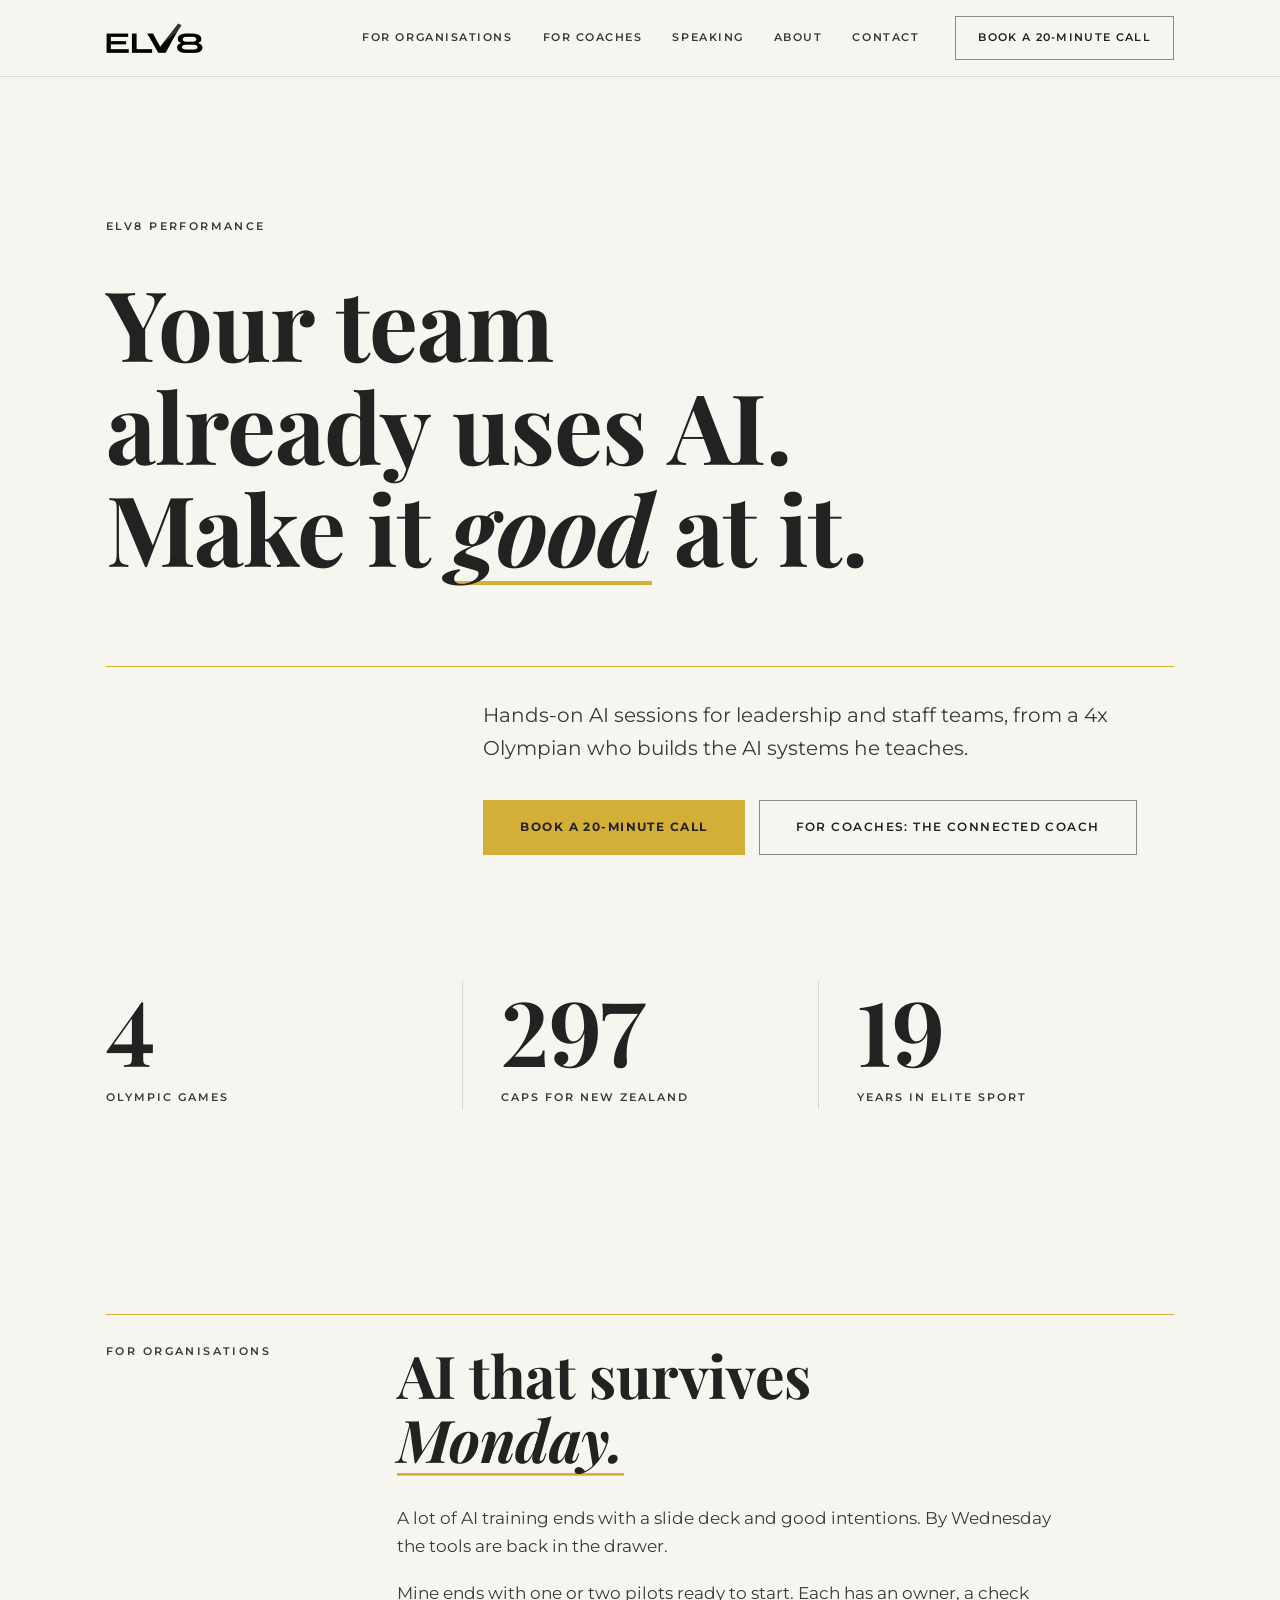
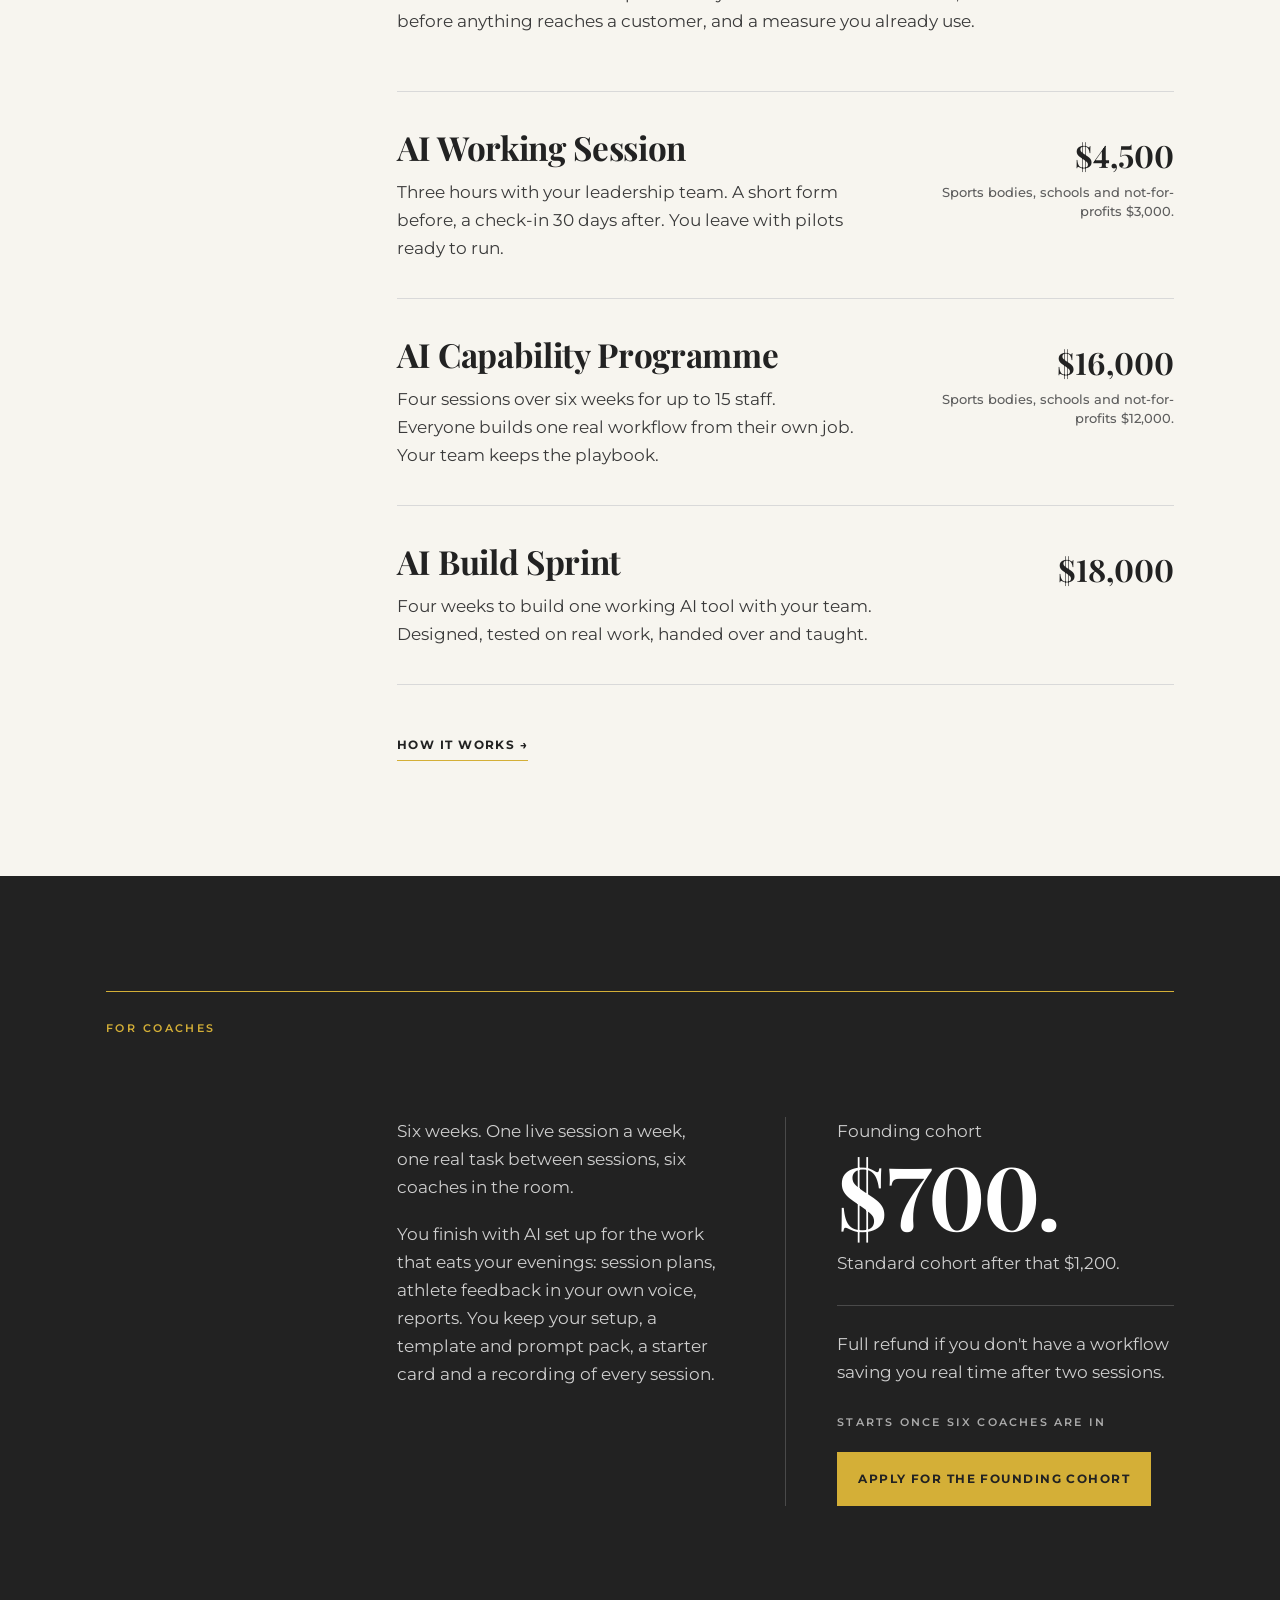
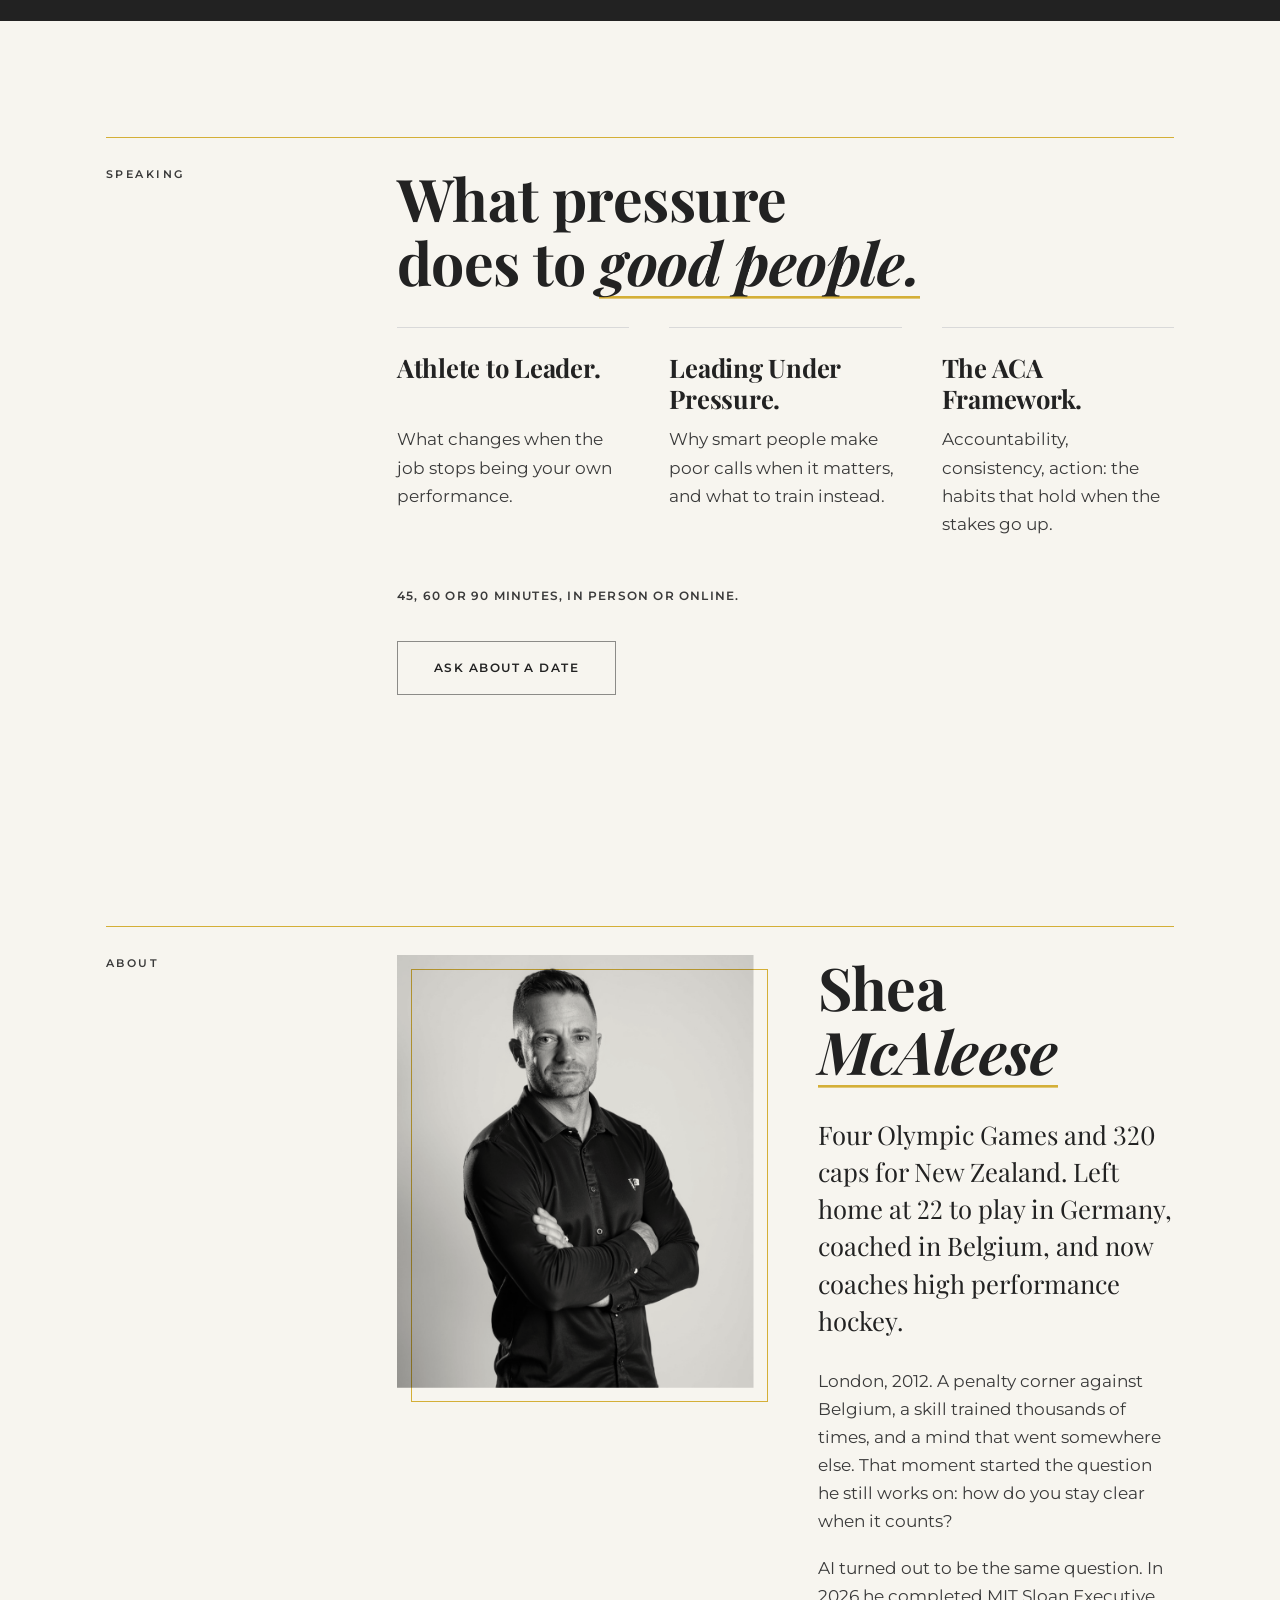
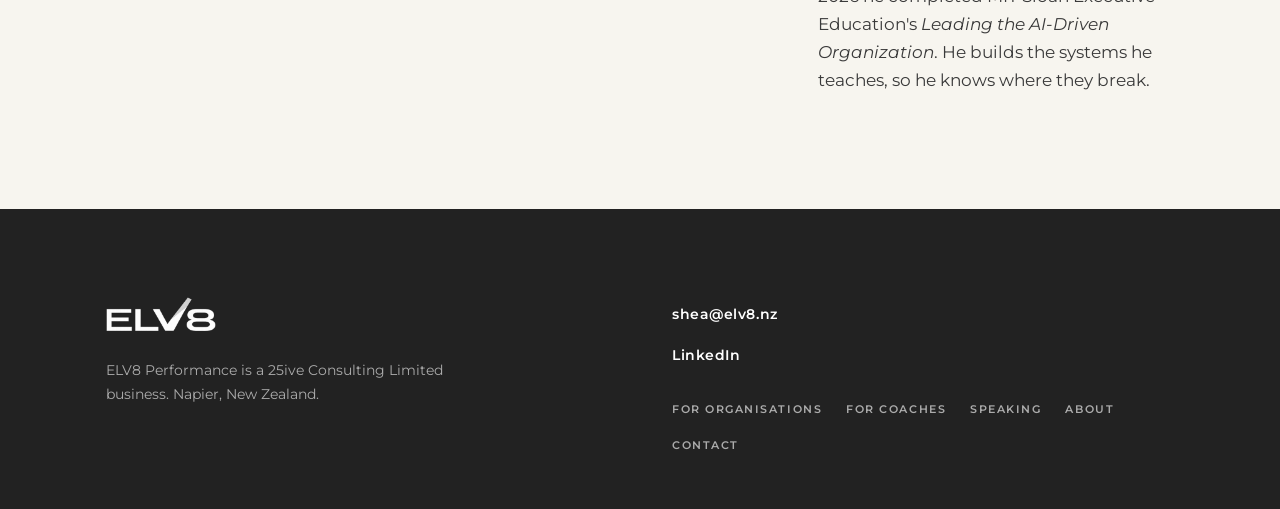
<file: index.html>
<!doctype html>
<html lang="en-NZ">
<head>
<meta charset="utf-8">
<meta name="viewport" content="width=device-width, initial-scale=1">
<title>ELV8 Performance | Shea McAleese</title>
<meta name="description" content="Hands-on AI sessions for leadership and staff teams, from a 4x Olympian who builds the AI systems he teaches.">
<meta name="theme-color" content="#F7F5EF">
<link rel="canonical" href="https://elv8.nz/">
<meta property="og:type" content="website">
<meta property="og:site_name" content="ELV8 Performance">
<meta property="og:title" content="ELV8 Performance | Shea McAleese">
<meta property="og:description" content="Hands-on AI sessions for leadership and staff teams, from a 4x Olympian who builds the AI systems he teaches.">
<meta property="og:url" content="https://elv8.nz/">
<link rel="icon" href="/favicon.svg" type="image/svg+xml">
<link rel="preconnect" href="https://fonts.googleapis.com">
<link rel="preconnect" href="https://fonts.gstatic.com" crossorigin>
<link href="https://fonts.googleapis.com/css2?family=Playfair+Display:ital,wght@0,400;0,700;1,400;1,700&family=Montserrat:wght@400;500;600;700&display=swap" rel="stylesheet">
<link rel="stylesheet" href="style.css">
<script>(function (d) {
  d.classList.add('js');
  // Motion is only for visitors who have not asked for reduced motion. If
  // site.js has not reported in within 2.5 seconds it switches back off, so
  // a slow or failed script can never leave the page hidden.
  try {
    if (window.matchMedia && window.matchMedia('(prefers-reduced-motion: no-preference)').matches && 'IntersectionObserver' in window) {
      d.classList.add('motion');
      window.setTimeout(function () { if (!window.ELV8_MOTION_READY) d.classList.remove('motion'); }, 2500);
    }
  } catch (e) {}
})(document.documentElement);</script>
</head>
<body>
<a class="skip" href="#main">Skip to content</a>

<header class="site-header">
  <div class="bar">
    <a class="brand" href="/"><img src="assets/elv8-white-alpha.png" width="704" height="217" alt="ELV8 Performance, home"></a>
    <button class="nav-toggle" type="button" aria-expanded="false" aria-controls="site-nav" data-nav-toggle><span class="sr">Menu</span><span class="bars" aria-hidden="true"></span></button>
    <nav class="site-nav" id="site-nav" aria-label="Main" data-nav>
      <ul>
        <li><a href="/ai-for-organisations.html">For organisations</a></li>
        <li><a href="/connected-coach/">For coaches</a></li>
        <li><a href="/speaking.html">Speaking</a></li>
        <li><a href="/#about">About</a></li>
        <li><a href="/contact.html">Contact</a></li>
      </ul>
      <a class="btn btn-ghost" href="/contact.html" data-booking>Book a 20-minute call</a>
    </nav>
  </div>
</header>

<main id="main">

  <section class="hero">
    <div class="wrap">
      <p class="eyebrow">ELV8 PERFORMANCE</p>
      <h1>Your team already uses AI. Make it <em>good</em> at it.</h1>
      <div class="hero-foot">
        <p class="lede">Hands-on AI sessions for leadership and staff teams, from a 4x Olympian who builds the AI systems he teaches.</p>
        <div class="btn-row">
          <a class="btn btn-primary" href="/contact.html" data-booking>Book a 20-minute call</a>
          <a class="btn btn-ghost" href="/connected-coach/">For coaches: The Connected Coach</a>
        </div>
      </div>
    </div>
  </section>

  <!-- Addition 1: proof band. Every figure and label is from the approved copy. -->
  <section class="proof">
    <div class="wrap">
      <ul class="proof-list">
        <li><span class="proof-num" data-count="4">4</span> <span class="proof-lbl">Olympic Games</span></li>
        <li><span class="proof-num" data-count="320">320</span> <span class="proof-lbl">caps for New Zealand</span></li>
        <li><span class="proof-num" data-count="20">20</span> <span class="proof-lbl">years in elite sport</span></li>
      </ul>
    </div>
  </section>

  <section class="section" id="organisations" aria-labelledby="h-org">
    <div class="wrap">
      <div class="sec-grid">
        <p class="eyebrow">FOR ORGANISATIONS</p>
        <div class="sec-body">
          <h2 id="h-org">AI that survives <em>Monday.</em></h2>
          <div class="prose">
            <p>A lot of AI training ends with a slide deck and good intentions. By Wednesday the tools are back in the drawer.</p>
            <p>Mine ends with one or two pilots ready to start. Each has an owner, a check before anything reaches a customer, and a measure you already use.</p>
          </div>
          <ol class="offers">
            <li>
              <div>
                <h3>AI Working Session</h3>
                <p>Three hours with your leadership team. A short form before, a check-in 30 days after. You leave with pilots ready to run.</p>
              </div>
              <p class="price"><span class="amt-line">$4,500</span> <span class="alt">Sports bodies, schools and not-for-profits $3,000.</span></p>
            </li>
            <li>
              <div>
                <h3>AI Capability Programme</h3>
                <p>Four sessions over six weeks for up to 15 staff. Everyone builds one real workflow from their own job. Your team keeps the playbook.</p>
              </div>
              <p class="price"><span class="amt-line">$16,000</span> <span class="alt">Sports bodies, schools and not-for-profits $12,000.</span></p>
            </li>
            <li>
              <div>
                <h3>AI Build Sprint</h3>
                <p>Four weeks to build one working AI tool with your team. Designed, tested on real work, handed over and taught.</p>
              </div>
              <p class="price"><span class="amt-line">$18,000</span></p>
            </li>
          </ol>
          <p class="section-link"><a class="link-arrow" href="/ai-for-organisations.html">How it works &rarr;</a></p>
        </div>
      </div>
    </div>
  </section>

  <section class="section dark" id="coaches" aria-labelledby="h-coach">
    <div class="wrap">
      <div class="sec-grid">
        <p class="eyebrow">FOR COACHES</p>
        <div class="sec-body">
          <h2 id="h-coach">The Connected <em>Coach</em></h2>
          <div class="coach-grid">
            <div class="prose">
              <p>Six weeks. One live session a week, one real task between sessions, six coaches in the room.</p>
              <p>You finish with AI set up for the work that eats your evenings: session plans, athlete feedback in your own voice, reports. You keep your setup, a template and prompt pack, a starter card and a recording of every session.</p>
            </div>
            <div class="coach-card">
              <p class="price-line">Founding cohort <span class="fig">$700.</span> Standard cohort after that $1,200.</p>
              <p class="refund">Full refund if you don't have a workflow saving you real time after two sessions.</p>
              <p class="start" data-cohort-start>Starts once six coaches are in</p>
              <div class="btn-row"><a class="btn btn-primary" href="/connected-coach/#apply">Apply for the founding cohort</a></div>
            </div>
          </div>
        </div>
      </div>
    </div>
  </section>

  <section class="section" id="speaking" aria-labelledby="h-speak">
    <div class="wrap">
      <div class="sec-grid">
        <p class="eyebrow">SPEAKING</p>
        <div class="sec-body">
          <h2 id="h-speak">What pressure does to <em>good people.</em></h2>
          <ul class="talks">
            <li><h3>Athlete to Leader.</h3><p>What changes when the job stops being your own performance.</p></li>
            <li><h3>Leading Under Pressure.</h3><p>Why smart people make poor calls when it matters, and what to train instead.</p></li>
            <li><h3>The ACA Framework.</h3><p>Accountability, consistency, action: the habits that hold when the stakes go up.</p></li>
          </ul>
          <p class="meta">45, 60 or 90 minutes, in person or online.</p>
          <div class="btn-row"><a class="btn btn-ghost" href="/contact.html?interest=Speaking">Ask about a date</a></div>
        </div>
      </div>
    </div>
  </section>

  <section class="section" id="about" aria-labelledby="h-about">
    <div class="wrap">
      <div class="sec-grid">
        <p class="eyebrow">ABOUT</p>
        <div class="sec-body">
          <div class="about-grid">
            <figure class="portrait"><img src="assets/shea_mcaleese.png" width="843" height="1024" alt="Shea McAleese" loading="lazy"></figure>
            <div class="about-copy">
              <h2 id="h-about">Shea <em>McAleese</em></h2>
              <p class="dek">Four Olympic Games and 320 caps for New Zealand. Left home at 22 to play in Germany, coached in Belgium, and now coaches high performance hockey.</p>
              <div class="prose">
                <p>London, 2012. A penalty corner against Belgium, a skill trained thousands of times, and a mind that went somewhere else. That moment started the question he still works on: how do you stay clear when it counts?</p>
                <p>AI turned out to be the same question. In 2026 he completed MIT Sloan Executive Education's <cite>Leading the AI-Driven Organization</cite>. He builds the systems he teaches, so he knows where they break.</p>
              </div>
            </div>
          </div>
        </div>
      </div>
    </div>
  </section>

</main>

<footer class="site-footer">
  <div class="wrap">
    <div class="foot-grid">
      <div>
        <img src="assets/elv8-white-alpha.png" width="704" height="217" alt="ELV8 Performance">
        <p class="foot-note">ELV8 Performance is a 25ive Consulting Limited business. Napier, New Zealand.</p>
      </div>
      <div>
        <div class="foot-links">
          <a href="mailto:shea@elv8.nz">shea@elv8.nz</a>
          <a href="https://linkedin.com/in/sheamcaleese" target="_blank" rel="noopener noreferrer">LinkedIn<span class="sr"> (opens in a new tab)</span></a>
        </div>
        <nav class="foot-nav" aria-label="Footer">
          <a href="/ai-for-organisations.html">For organisations</a>
          <a href="/connected-coach/">For coaches</a>
          <a href="/speaking.html">Speaking</a>
          <a href="/#about">About</a>
          <a href="/contact.html">Contact</a>
        </nav>
      </div>
    </div>
  </div>
</footer>

<script src="site.js"></script>
</body>
</html>
</file>
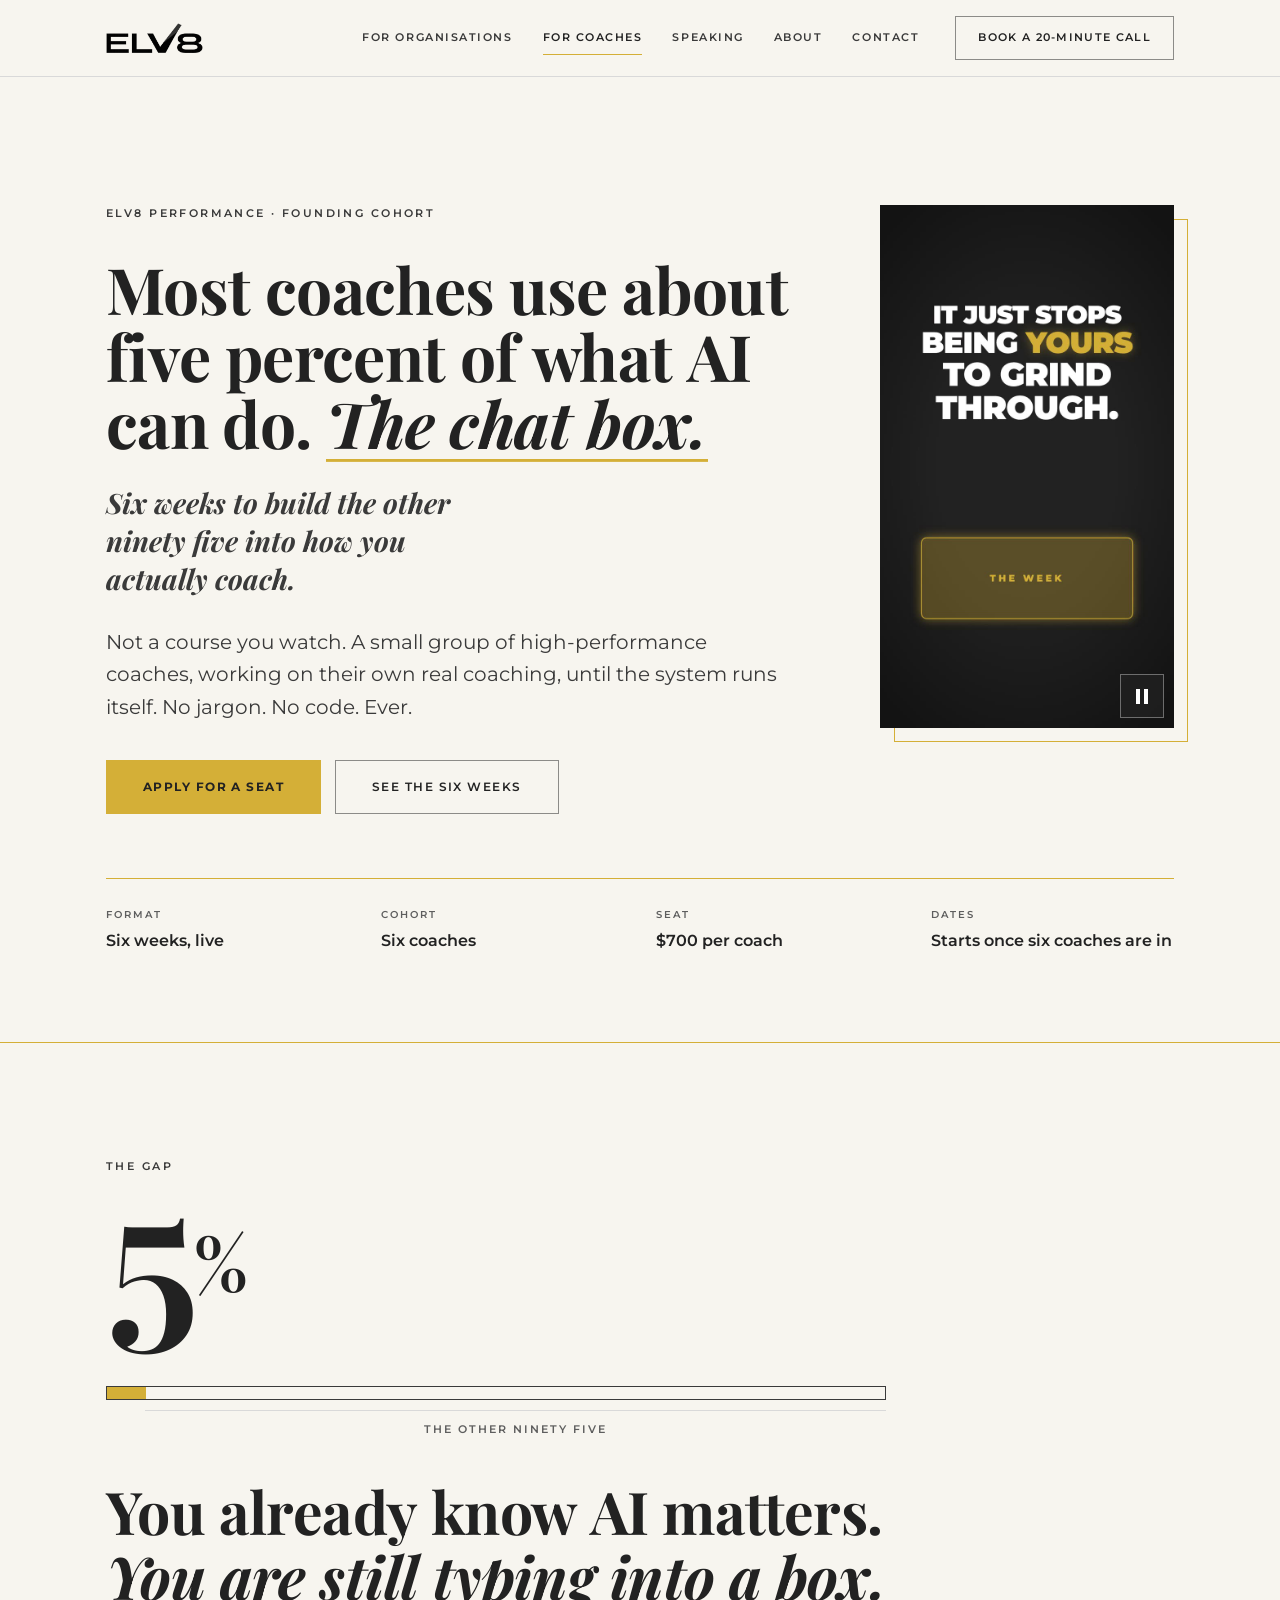
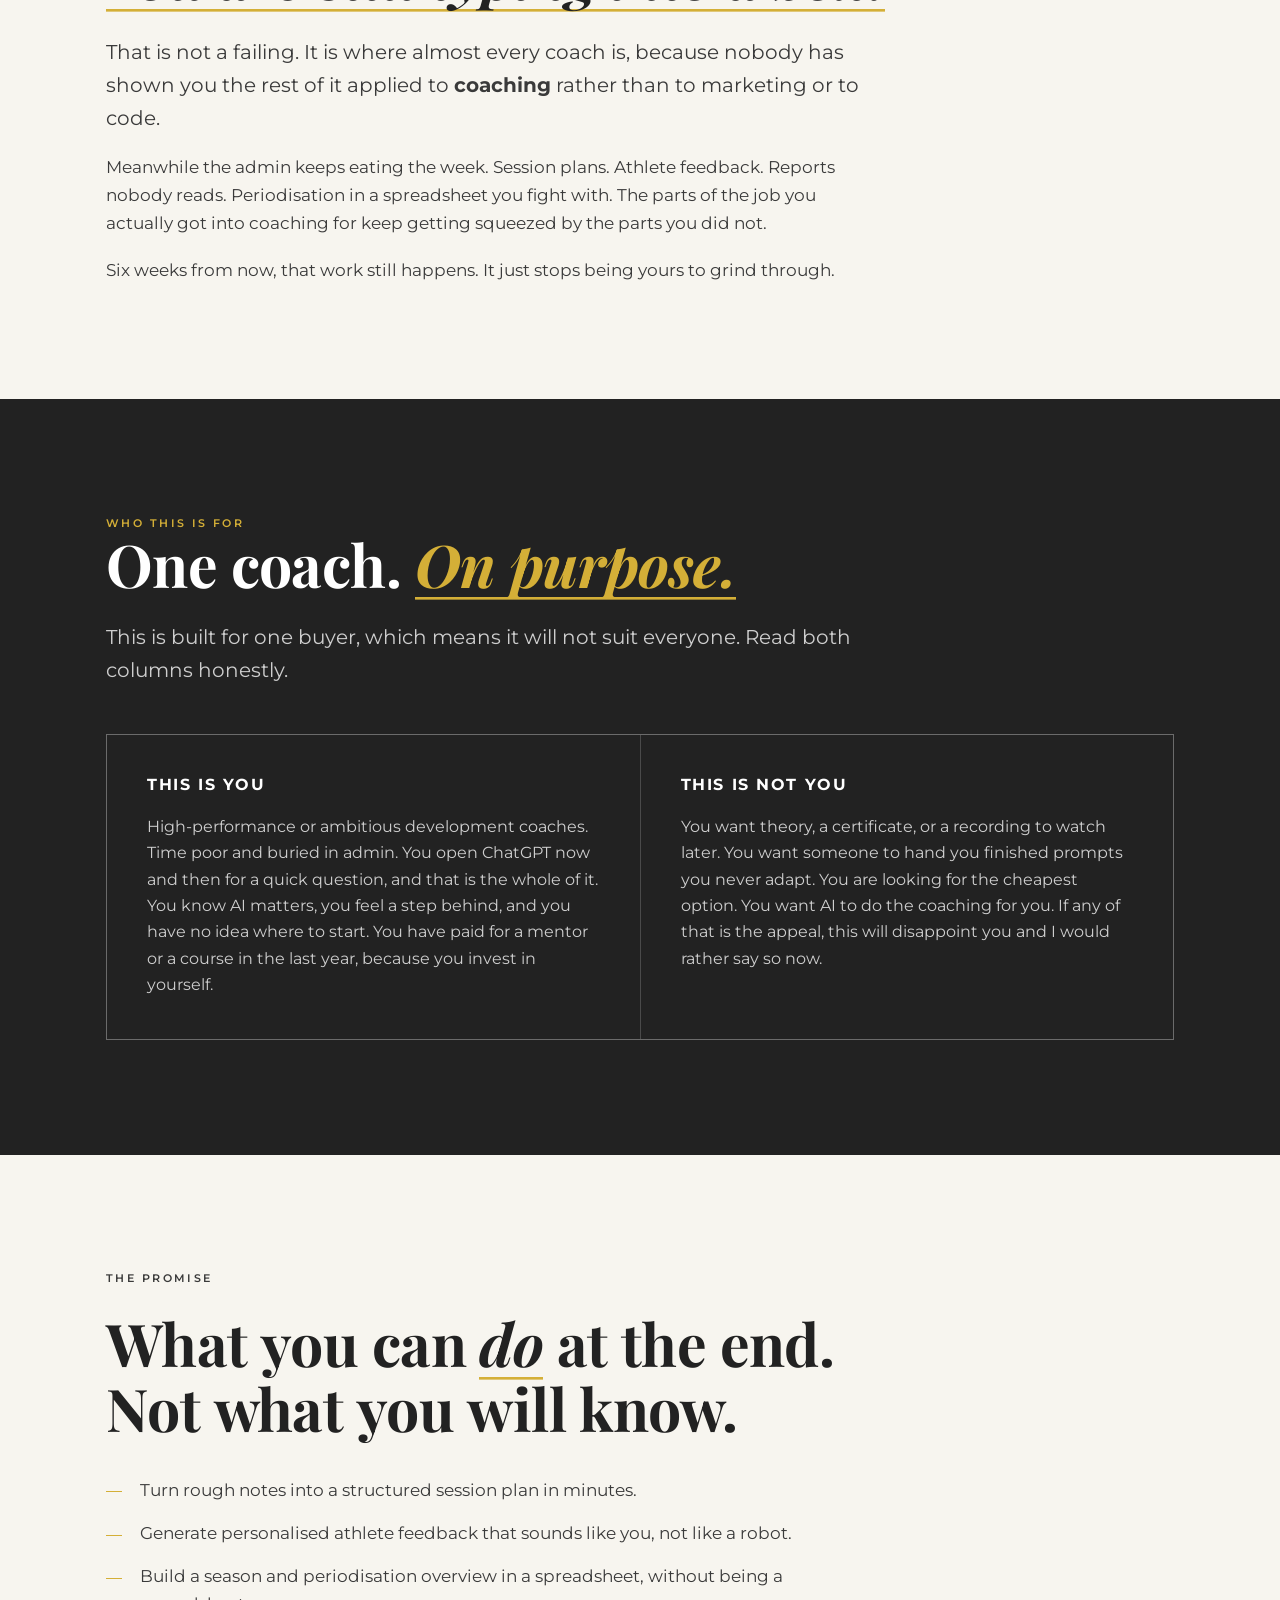
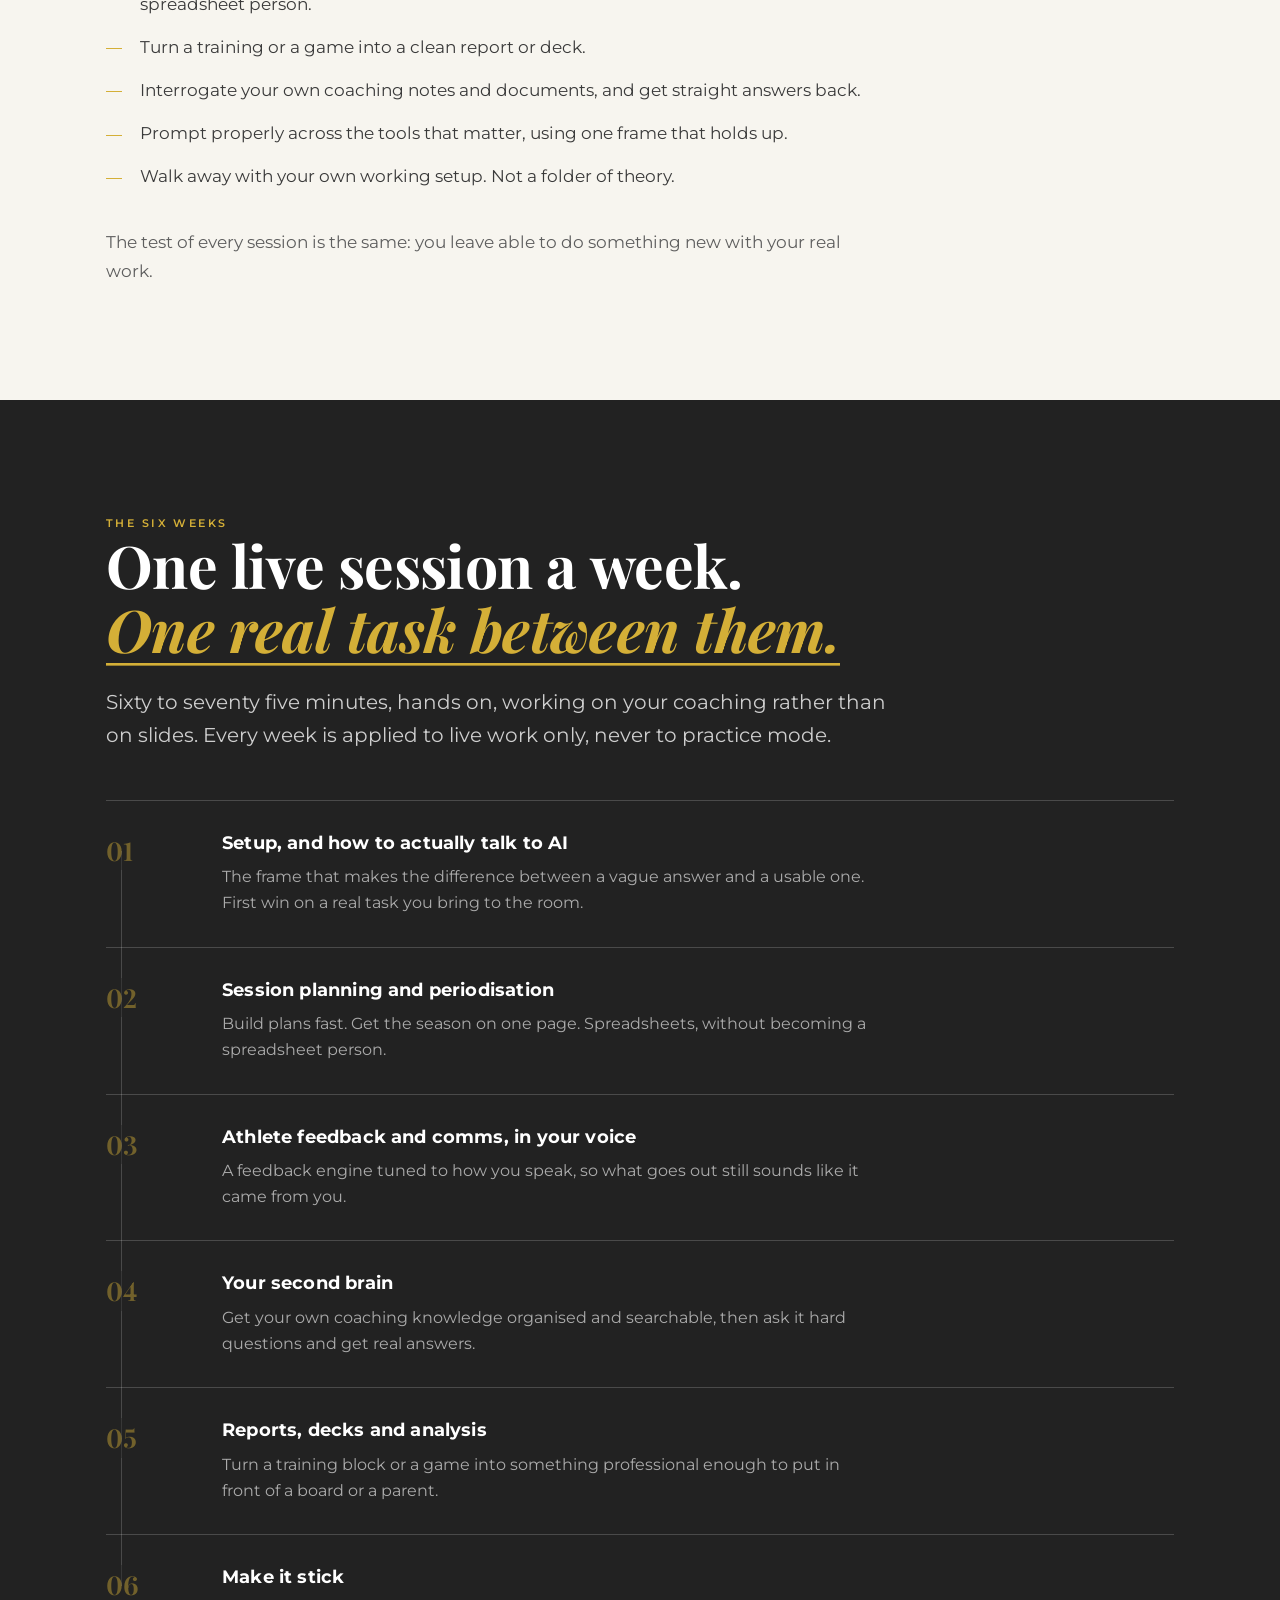
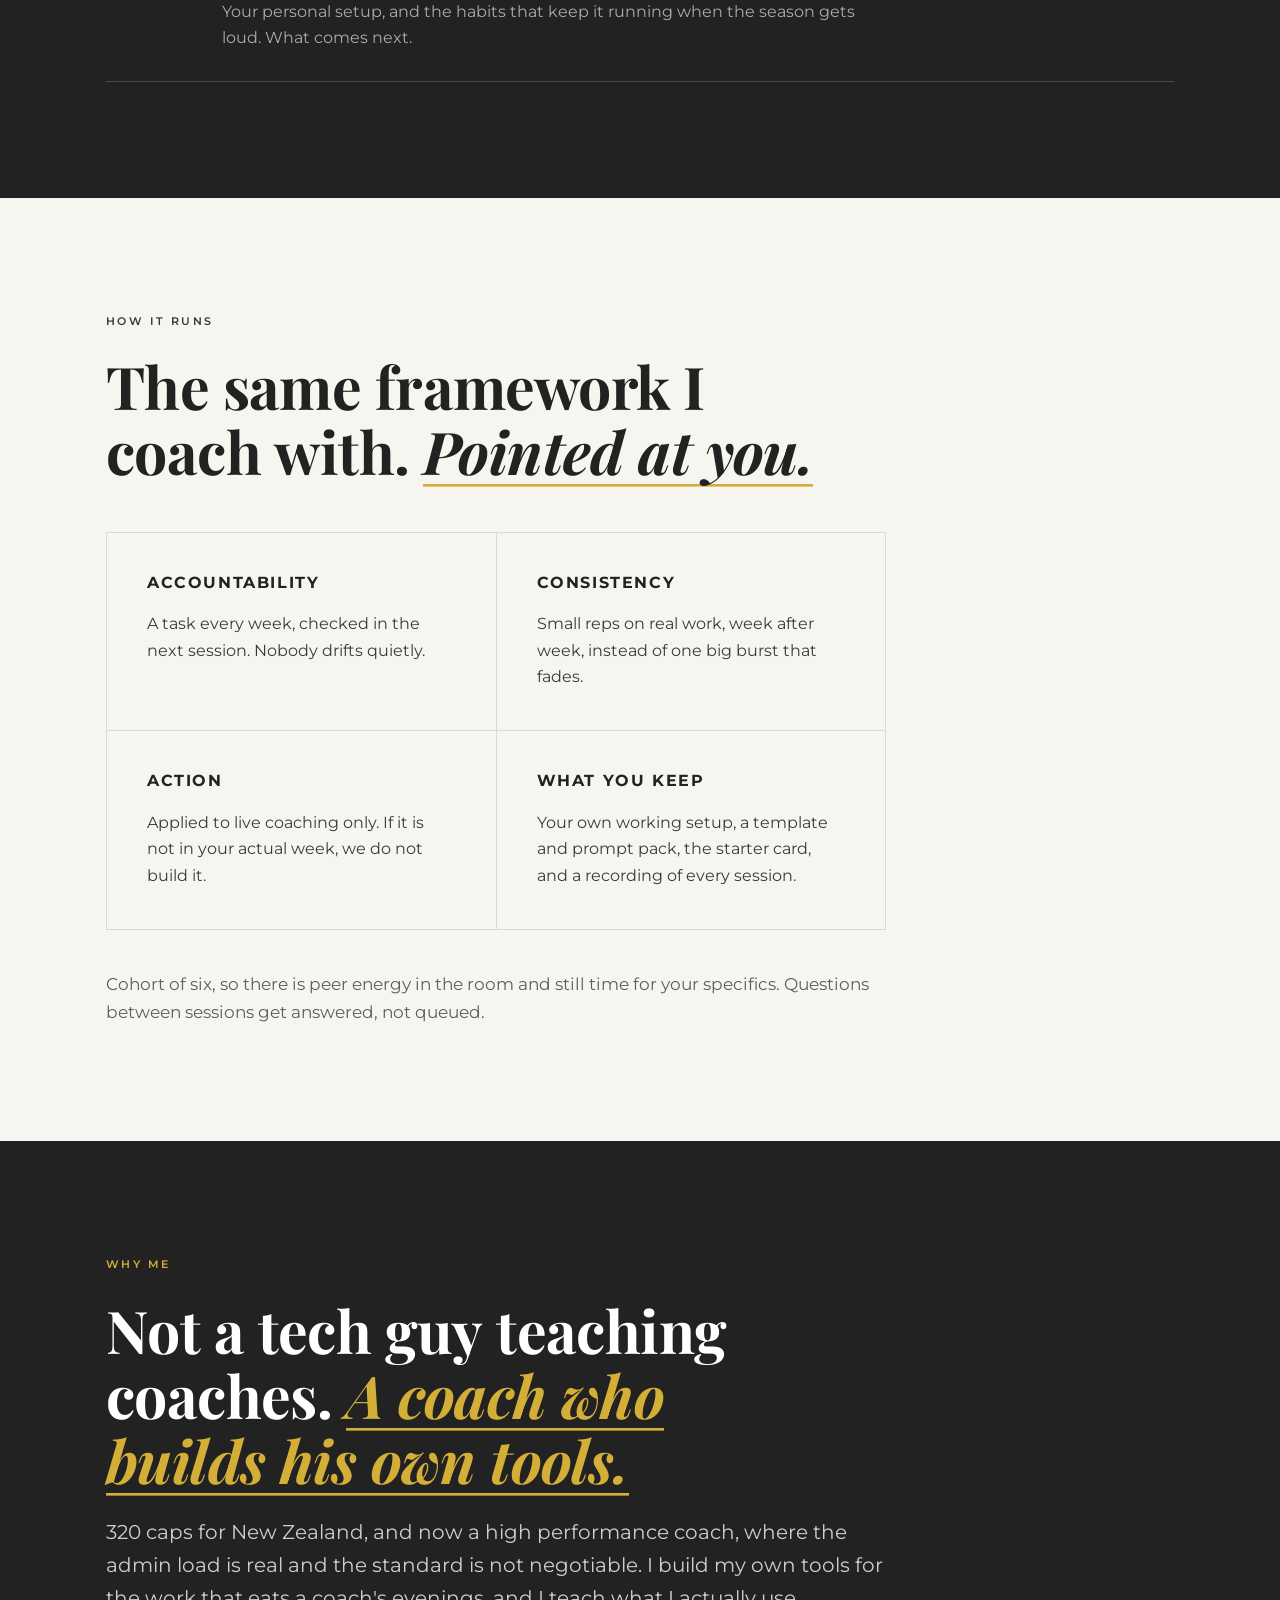
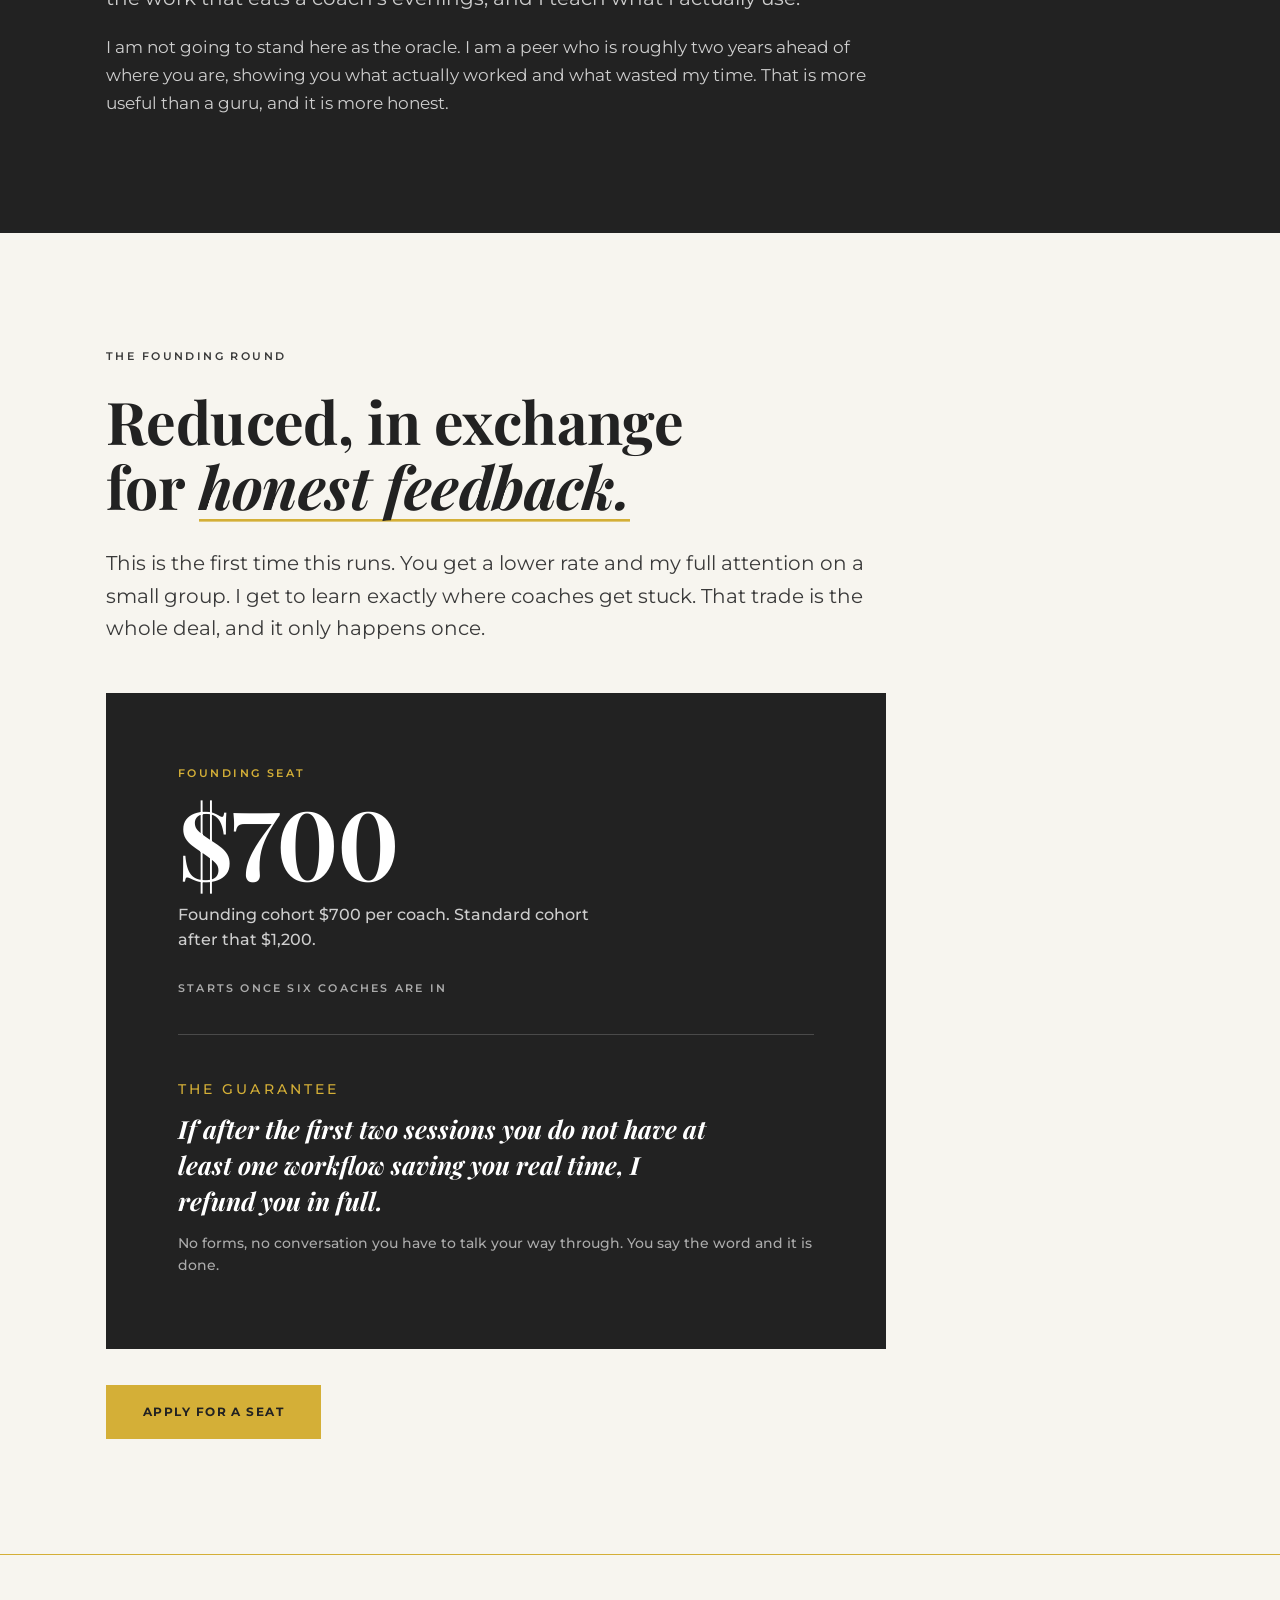
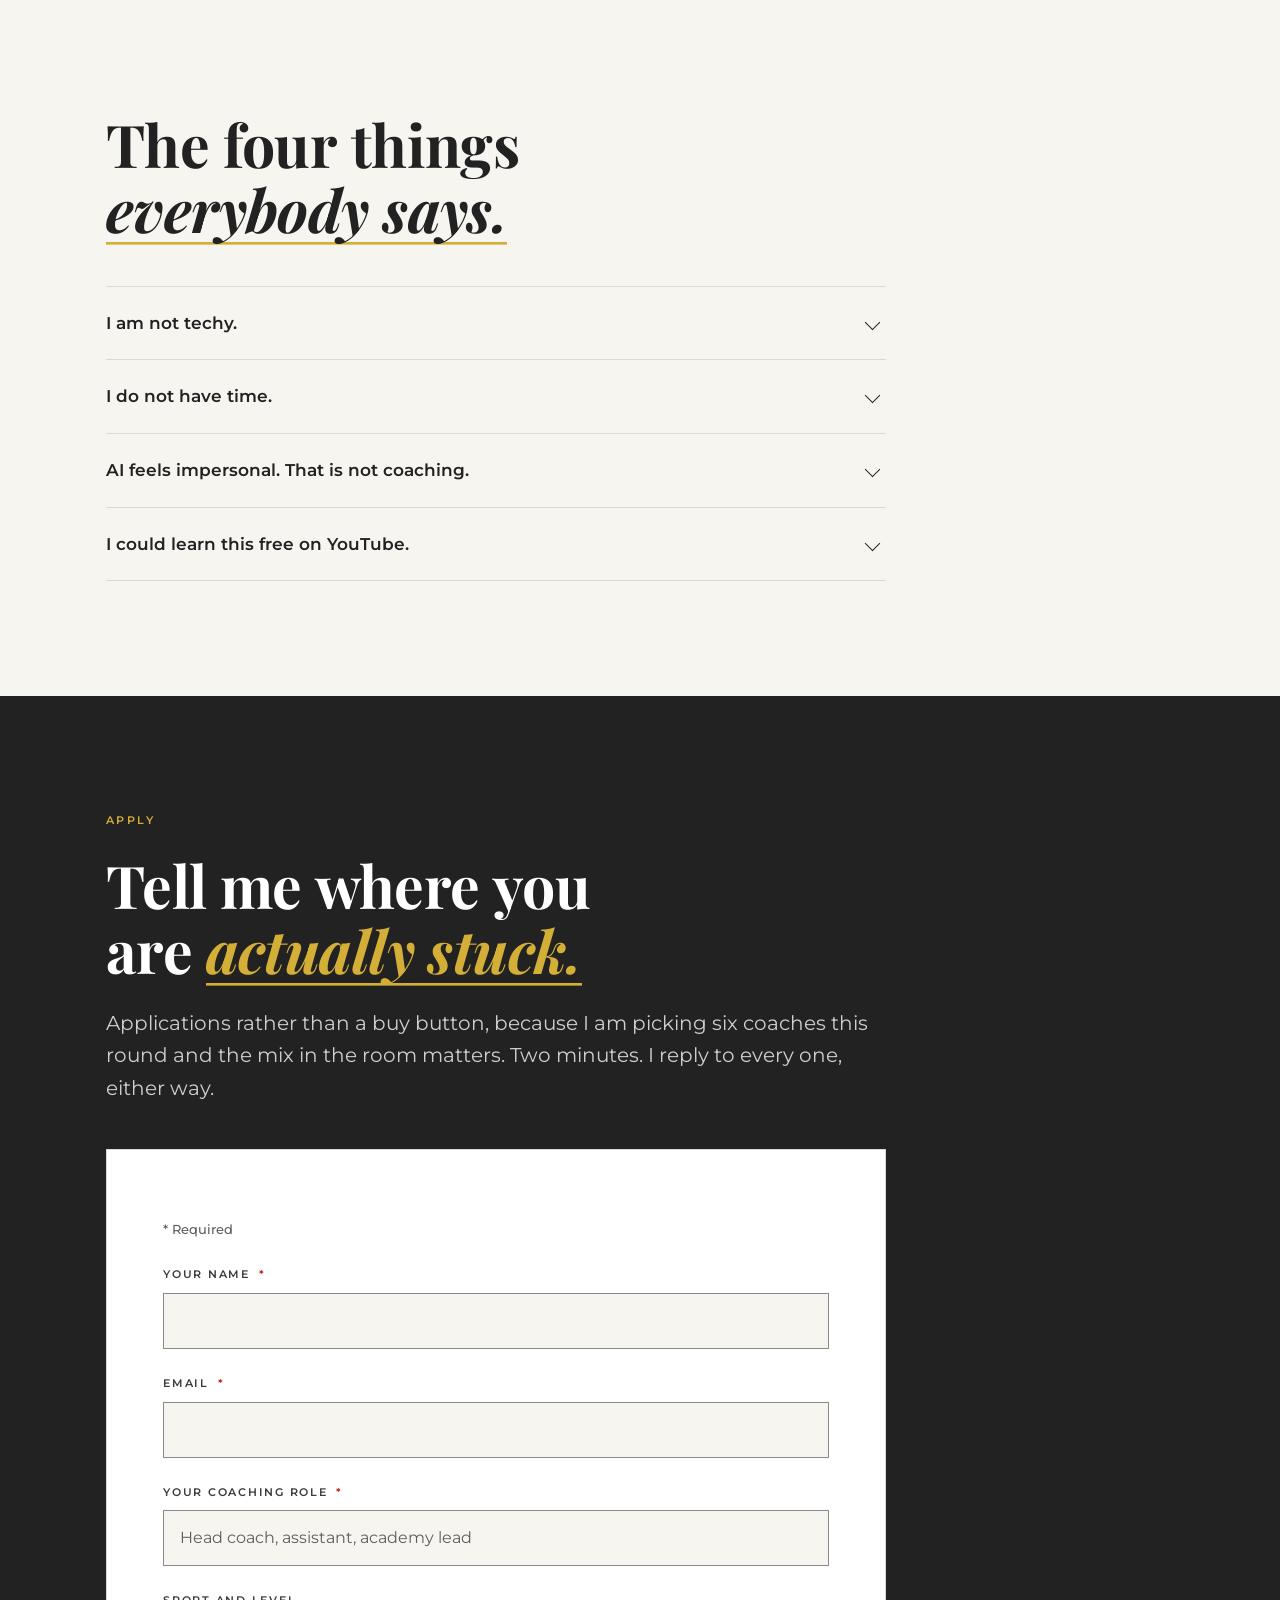
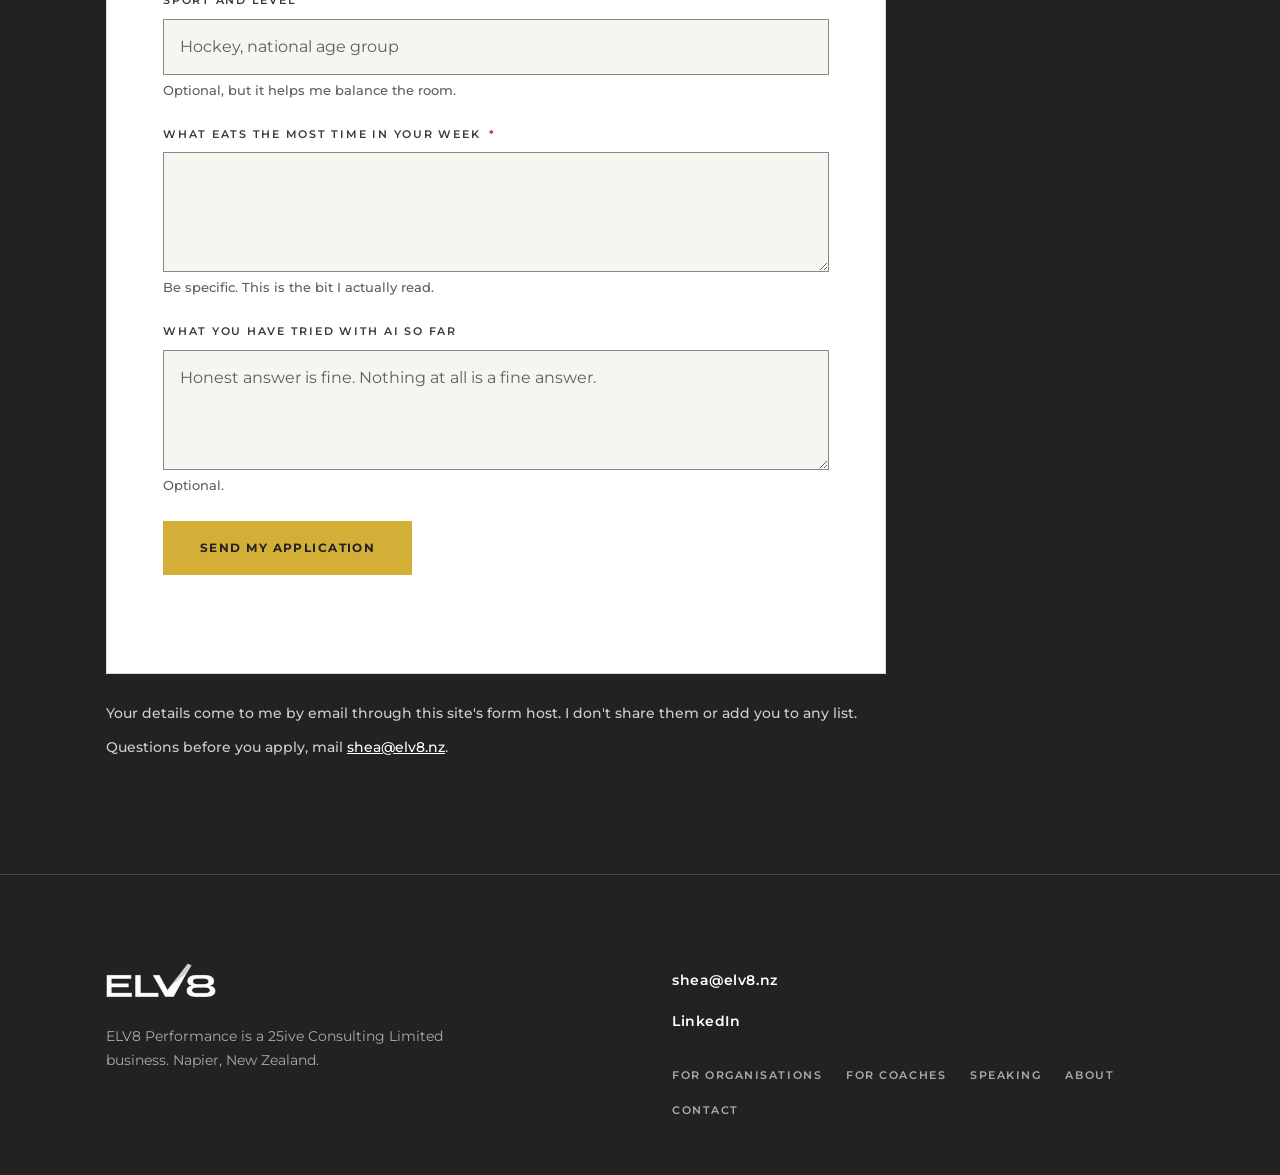
<file: connected-coach/index.html>
<!doctype html>
<html lang="en-NZ">
<head>
<meta charset="utf-8">
<meta name="viewport" content="width=device-width, initial-scale=1">
<title>The Connected Coach | ELV8 Performance</title>
<meta name="description" content="Six weeks, hands on, for high-performance coaches. Most coaches use about five percent of what AI can do. Build the other ninety five into how you actually coach.">
<meta name="theme-color" content="#F7F5EF">
<meta name="robots" content="noindex">
<link rel="icon" href="/favicon.svg" type="image/svg+xml">
<link rel="preconnect" href="https://fonts.googleapis.com">
<link rel="preconnect" href="https://fonts.gstatic.com" crossorigin>
<link href="https://fonts.googleapis.com/css2?family=Playfair+Display:ital,wght@0,400;0,700;1,400;1,700&family=Montserrat:wght@400;500;600;700&display=swap" rel="stylesheet">
<link rel="stylesheet" href="../style.css">
<script>(function (d) {
  d.classList.add('js');
  // Motion is only for visitors who have not asked for reduced motion. If
  // site.js has not reported in within 2.5 seconds it switches back off, so
  // a slow or failed script can never leave the page hidden.
  try {
    if (window.matchMedia && window.matchMedia('(prefers-reduced-motion: no-preference)').matches && 'IntersectionObserver' in window) {
      d.classList.add('motion');
      window.setTimeout(function () { if (!window.ELV8_MOTION_READY) d.classList.remove('motion'); }, 2500);
    }
  } catch (e) {}
})(document.documentElement);</script>
</head>
<body>
<a class="skip" href="#main">Skip to content</a>
<header class="site-header">
  <div class="bar">
    <a class="brand" href="/"><img src="../assets/elv8-white-alpha.png" width="704" height="217" alt="ELV8 Performance, home"></a>
    <button class="nav-toggle" type="button" aria-expanded="false" aria-controls="site-nav" data-nav-toggle><span class="sr">Menu</span><span class="bars" aria-hidden="true"></span></button>
    <nav class="site-nav" id="site-nav" aria-label="Main" data-nav>
      <ul>
        <li><a href="/ai-for-organisations.html">For organisations</a></li>
        <li><a href="/connected-coach/" aria-current="page">For coaches</a></li>
        <li><a href="/speaking.html">Speaking</a></li>
        <li><a href="/#about">About</a></li>
        <li><a href="/contact.html">Contact</a></li>
      </ul>
      <a class="btn btn-ghost" href="/contact.html" data-booking>Book a 20-minute call</a>
    </nav>
  </div>
</header>

<main id="main">
<section class="cc-hero has-film">
  <div class="wrap">
    <div class="head-copy">
      <p class="eyebrow">ELV8 Performance &middot; Founding cohort</p>
      <h1>Most coaches use about five percent of what AI can do. <em>The chat box.</em></h1>
      <p class="sub">Six weeks to build the other ninety five into how you actually coach.</p>
      <p class="body lede">Not a course you watch. A small group of high-performance coaches, working on their own real coaching, until the system runs itself. No jargon. No code. Ever.</p>
      <div class="btn-row">
        <a class="btn btn-primary" href="#apply">Apply for a seat</a>
        <a class="btn btn-ghost" href="#arc">See the six weeks</a>
      </div>
    </div>
    <!-- Addition 5: the Grind film (words from this page). -->
    <figure class="film" data-film>
      <video muted loop playsinline preload="metadata" disablepictureinpicture poster="../assets/media/elv8-grind-poster.jpg" aria-label="A 15-second film: the admin keeps eating the week. Periodisation, reports nobody reads, athlete feedback, session plans. Six weeks from now, that work still happens. It just stops being yours to grind through.">
        <source src="../assets/media/elv8-grind.mp4" type="video/mp4">
      </video>
      <button class="film-toggle" type="button" data-film-toggle aria-label="Play the film"><span class="ico" aria-hidden="true"></span></button>
    </figure>
    <dl class="facts">
      <div><dt>Format</dt><dd>Six weeks, live</dd></div>
      <div><dt>Cohort</dt><dd>Six coaches</dd></div>
      <div><dt>Seat</dt><dd>$700 per coach</dd></div>
      <div><dt>Dates</dt><dd data-cohort-start>Starts once six coaches are in</dd></div>
    </dl>
  </div>
</section>

<section class="cc-sec rule-top">
  <div class="wrap narrow">
    <p class="eyebrow">The gap</p>
    <p class="stat" aria-hidden="true"><span class="stat-num" data-count="5">5</span><span>%</span></p>
    <!-- Addition 2: the gap, drawn. Five percent filled, the rest left empty. -->
    <div class="gap-bar" aria-hidden="true">
      <div class="gap-track"><span class="gap-fill"></span></div>
      <p class="gap-note">the other ninety five</p>
    </div>
    <h2>You already know AI matters. <em>You are still typing into a box.</em></h2>
    <p class="lede">That is not a failing. It is where almost every coach is, because nobody has shown you the rest of it applied to <strong>coaching</strong> rather than to marketing or to code.</p>
    <p>Meanwhile the admin keeps eating the week. Session plans. Athlete feedback. Reports nobody reads. Periodisation in a spreadsheet you fight with. The parts of the job you actually got into coaching for keep getting squeezed by the parts you did not.</p>
    <p>Six weeks from now, that work still happens. It just stops being yours to grind through.</p>
  </div>
</section>

<section class="cc-sec dark">
  <div class="wrap">
    <div class="narrow">
      <p class="eyebrow">Who this is for</p>
      <h2>One coach. <em>On purpose.</em></h2>
      <p class="lede" style="margin-top:24px">This is built for one buyer, which means it will not suit everyone. Read both columns honestly.</p>
    </div>
    <div class="cards two">
      <div>
        <p class="card-title">This is you</p>
        <p>High-performance or ambitious development coaches. Time poor and buried in admin. You open ChatGPT now and then for a quick question, and that is the whole of it. You know AI matters, you feel a step behind, and you have no idea where to start. You have paid for a mentor or a course in the last year, because you invest in yourself.</p>
      </div>
      <div>
        <p class="card-title">This is not you</p>
        <p>You want theory, a certificate, or a recording to watch later. You want someone to hand you finished prompts you never adapt. You are looking for the cheapest option. You want AI to do the coaching for you. If any of that is the appeal, this will disappoint you and I would rather say so now.</p>
      </div>
    </div>
  </div>
</section>

<section class="cc-sec">
  <div class="wrap narrow">
    <p class="eyebrow">The promise</p>
    <h2>What you can <em>do</em> at the end. Not what you will know.</h2>
    <ul class="checks">
      <li>Turn rough notes into a structured session plan in minutes.</li>
      <li>Generate personalised athlete feedback that sounds like you, not like a robot.</li>
      <li>Build a season and periodisation overview in a spreadsheet, without being a spreadsheet person.</li>
      <li>Turn a training or a game into a clean report or deck.</li>
      <li>Interrogate your own coaching notes and documents, and get straight answers back.</li>
      <li>Prompt properly across the tools that matter, using one frame that holds up.</li>
      <li>Walk away with your own working setup. Not a folder of theory.</li>
    </ul>
    <p class="muted" style="margin-top:38px">The test of every session is the same: you leave able to do something new with your real work.</p>
  </div>
</section>

<section class="cc-sec dark" id="arc">
  <div class="wrap">
    <div class="narrow">
      <p class="eyebrow">The six weeks</p>
      <h2>One live session a week. <em>One real task between them.</em></h2>
      <p class="lede" style="margin-top:24px">Sixty to seventy five minutes, hands on, working on your coaching rather than on slides. Every week is applied to live work only, never to practice mode.</p>
    </div>
    <ol class="arc">
      <li><div><h3><span class="sr">Week one. </span>Setup, and how to actually talk to AI</h3><p>The frame that makes the difference between a vague answer and a usable one. First win on a real task you bring to the room.</p></div></li>
      <li><div><h3><span class="sr">Week two. </span>Session planning and periodisation</h3><p>Build plans fast. Get the season on one page. Spreadsheets, without becoming a spreadsheet person.</p></div></li>
      <li><div><h3><span class="sr">Week three. </span>Athlete feedback and comms, in your voice</h3><p>A feedback engine tuned to how you speak, so what goes out still sounds like it came from you.</p></div></li>
      <li><div><h3><span class="sr">Week four. </span>Your second brain</h3><p>Get your own coaching knowledge organised and searchable, then ask it hard questions and get real answers.</p></div></li>
      <li><div><h3><span class="sr">Week five. </span>Reports, decks and analysis</h3><p>Turn a training block or a game into something professional enough to put in front of a board or a parent.</p></div></li>
      <li><div><h3><span class="sr">Week six. </span>Make it stick</h3><p>Your personal setup, and the habits that keep it running when the season gets loud. What comes next.</p></div></li>
    </ol>
  </div>
</section>

<section class="cc-sec">
  <div class="wrap narrow">
    <p class="eyebrow">How it runs</p>
    <h2>The same framework I coach with. <em>Pointed at you.</em></h2>
    <div class="cards two">
      <div>
        <p class="card-title">Accountability</p>
        <p>A task every week, checked in the next session. Nobody drifts quietly.</p>
      </div>
      <div>
        <p class="card-title">Consistency</p>
        <p>Small reps on real work, week after week, instead of one big burst that fades.</p>
      </div>
      <div>
        <p class="card-title">Action</p>
        <p>Applied to live coaching only. If it is not in your actual week, we do not build it.</p>
      </div>
      <div>
        <p class="card-title">What you keep</p>
        <p>Your own working setup, a template and prompt pack, the starter card, and a recording of every session.</p>
      </div>
    </div>
    <p class="muted" style="margin-top:40px">Cohort of six, so there is peer energy in the room and still time for your specifics. Questions between sessions get answered, not queued.</p>
  </div>
</section>

<section class="cc-sec dark">
  <div class="wrap narrow">
    <p class="eyebrow">Why me</p>
    <h2>Not a tech guy teaching coaches. <em>A coach who builds his own tools.</em></h2>
    <p class="lede" style="margin-top:24px">320 caps for New Zealand, and now a high performance coach, where the admin load is real and the standard is not negotiable. I build my own tools for the work that eats a coach's evenings, and I teach what I actually use.</p>
    <p>I am not going to stand here as the oracle. I am a peer who is roughly two years ahead of where you are, showing you what actually worked and what wasted my time. That is more useful than a guru, and it is more honest.</p>
  </div>
</section>

<section class="cc-sec">
  <div class="wrap narrow">
    <p class="eyebrow">The founding round</p>
    <h2>Reduced, in exchange for <em>honest feedback.</em></h2>
    <p class="lede">This is the first time this runs. You get a lower rate and my full attention on a small group. I get to learn exactly where coaches get stuck. That trade is the whole deal, and it only happens once.</p>

    <div class="price-card">
      <p class="eyebrow">Founding seat</p>
      <p class="price-fig" aria-hidden="true">$700</p>
      <p class="price-sub">Founding cohort $700 per coach. Standard cohort after that $1,200.</p>
      <p class="start" data-cohort-start>Starts once six coaches are in</p>
      <div class="guarantee">
        <p class="eyebrow">The guarantee</p>
        <q>If after the first two sessions you do not have at least one workflow saving you real time, I refund you in full.</q>
        <p>No forms, no conversation you have to talk your way through. You say the word and it is done.</p>
      </div>
    </div>

    <div class="btn-row"><a class="btn btn-primary" href="#apply">Apply for a seat</a></div>
  </div>
</section>

<section class="cc-sec rule-top">
  <div class="wrap narrow">
    <p class="eyebrow">Before you ask</p>
    <h2>The four things <em>everybody says.</em></h2>
    <div class="faq">
      <details>
        <summary>I am not techy.</summary>
        <div class="ans"><p>That is exactly who this is for. We build it together in the session. You talk, it types. There is no code in this anywhere, and there never will be. If you can write a text message you have the technical skill required.</p></div>
      </details>
      <details>
        <summary>I do not have time.</summary>
        <div class="ans"><p>This gives time back. If it does not, the guarantee is right there. The commitment is seventy five minutes a week plus one task applied to work you were already going to do.</p></div>
      </details>
      <details>
        <summary>AI feels impersonal. That is not coaching.</summary>
        <div class="ans"><p>Agreed, and that is why the feedback week exists. It drafts, you stay the coach. Done properly it sharpens your voice and your judgment rather than replacing them. Done badly it sounds like a robot, which is precisely the failure we spend a week designing out.</p></div>
      </details>
      <details>
        <summary>I could learn this free on YouTube.</summary>
        <div class="ans"><p>You could. You have not. That is not a dig, it is the point. This is done with you, tailored to your coaching, with someone checking the work each week. That is the difference between watching and doing, and it is the only thing you are actually paying for.</p></div>
      </details>
    </div>
  </div>
</section>

<section class="cc-sec dark" id="apply" aria-labelledby="h-apply">
  <div class="wrap narrow">
    <p class="eyebrow">Apply</p>
    <h2 id="h-apply">Tell me where you are <em>actually stuck.</em></h2>
    <p class="lede" style="margin-top:24px">Applications rather than a buy button, because I am picking six coaches this round and the mix in the room matters. Two minutes. I reply to every one, either way.</p>

    <form class="form-card" name="connected-coach" method="POST" action="/connected-coach/thanks.html" data-netlify="true" netlify-honeypot="bot-field" data-form>
      <input type="hidden" name="form-name" value="connected-coach">
      <p class="hp" hidden><label>Do not fill this in if you are human <input type="text" name="bot-field" tabindex="-1" autocomplete="off"></label></p>
      <p class="req-note"><span aria-hidden="true">*</span> Required</p>

      <div class="field">
        <label for="a-name">Your name <span class="req" aria-hidden="true">*</span></label>
        <input id="a-name" name="name" type="text" autocomplete="name" required aria-required="true" aria-describedby="m-a-name" data-msg="Put your name in so I know who I am replying to.">
        <span class="msg" id="m-a-name" role="alert"></span>
      </div>

      <div class="field">
        <label for="a-email">Email <span class="req" aria-hidden="true">*</span></label>
        <input id="a-email" name="email" type="email" autocomplete="email" inputmode="email" required aria-required="true" aria-describedby="m-a-email" data-msg="That email does not look right. Check it and go again.">
        <span class="msg" id="m-a-email" role="alert"></span>
      </div>

      <div class="field">
        <label for="a-role">Your coaching role <span class="req" aria-hidden="true">*</span></label>
        <input id="a-role" name="role" type="text" placeholder="Head coach, assistant, academy lead" required aria-required="true" aria-describedby="m-a-role" data-msg="A word or two is plenty.">
        <span class="msg" id="m-a-role" role="alert"></span>
      </div>

      <div class="field">
        <label for="a-sport">Sport and level</label>
        <input id="a-sport" name="sport" type="text" placeholder="Hockey, national age group" aria-describedby="h-a-sport">
        <span class="hint" id="h-a-sport">Optional, but it helps me balance the room.</span>
      </div>

      <div class="field">
        <label for="a-stuck">What eats the most time in your week <span class="req" aria-hidden="true">*</span></label>
        <textarea id="a-stuck" name="stuck" required aria-required="true" aria-describedby="h-a-stuck m-a-stuck" data-msg="Give me a sentence on this one. It is the whole basis of the reply."></textarea>
        <span class="hint" id="h-a-stuck">Be specific. This is the bit I actually read.</span>
        <span class="msg" id="m-a-stuck" role="alert"></span>
      </div>

      <div class="field">
        <label for="a-tried">What you have tried with AI so far</label>
        <textarea id="a-tried" name="tried" placeholder="Honest answer is fine. Nothing at all is a fine answer." aria-describedby="h-a-tried"></textarea>
        <span class="hint" id="h-a-tried">Optional.</span>
      </div>

      <button class="btn btn-primary" type="submit">Send my application</button>
      <p class="form-status" role="status" aria-live="polite" data-form-status></p>
    </form>

    <p class="apply-note">Your details come to me by email through this site's form host. I don't share them or add you to any list.</p>
    <p class="apply-note" style="margin-top:12px">Questions before you apply, mail <a href="mailto:shea@elv8.nz" style="color:#fff">shea@elv8.nz</a>.</p>
  </div>
</section>
</main>

<footer class="site-footer">
  <div class="wrap">
    <div class="foot-grid">
      <div>
        <img src="../assets/elv8-white-alpha.png" width="704" height="217" alt="ELV8 Performance">
        <p class="foot-note">ELV8 Performance is a 25ive Consulting Limited business. Napier, New Zealand.</p>
      </div>
      <div>
        <div class="foot-links">
          <a href="mailto:shea@elv8.nz">shea@elv8.nz</a>
          <a href="https://linkedin.com/in/sheamcaleese" target="_blank" rel="noopener noreferrer">LinkedIn<span class="sr"> (opens in a new tab)</span></a>
        </div>
        <nav class="foot-nav" aria-label="Footer">
          <a href="/ai-for-organisations.html">For organisations</a>
          <a href="/connected-coach/">For coaches</a>
          <a href="/speaking.html">Speaking</a>
          <a href="/#about">About</a>
          <a href="/contact.html">Contact</a>
        </nav>
      </div>
    </div>
  </div>
</footer>

<script src="../site.js"></script>
</body>
</html>
</file>
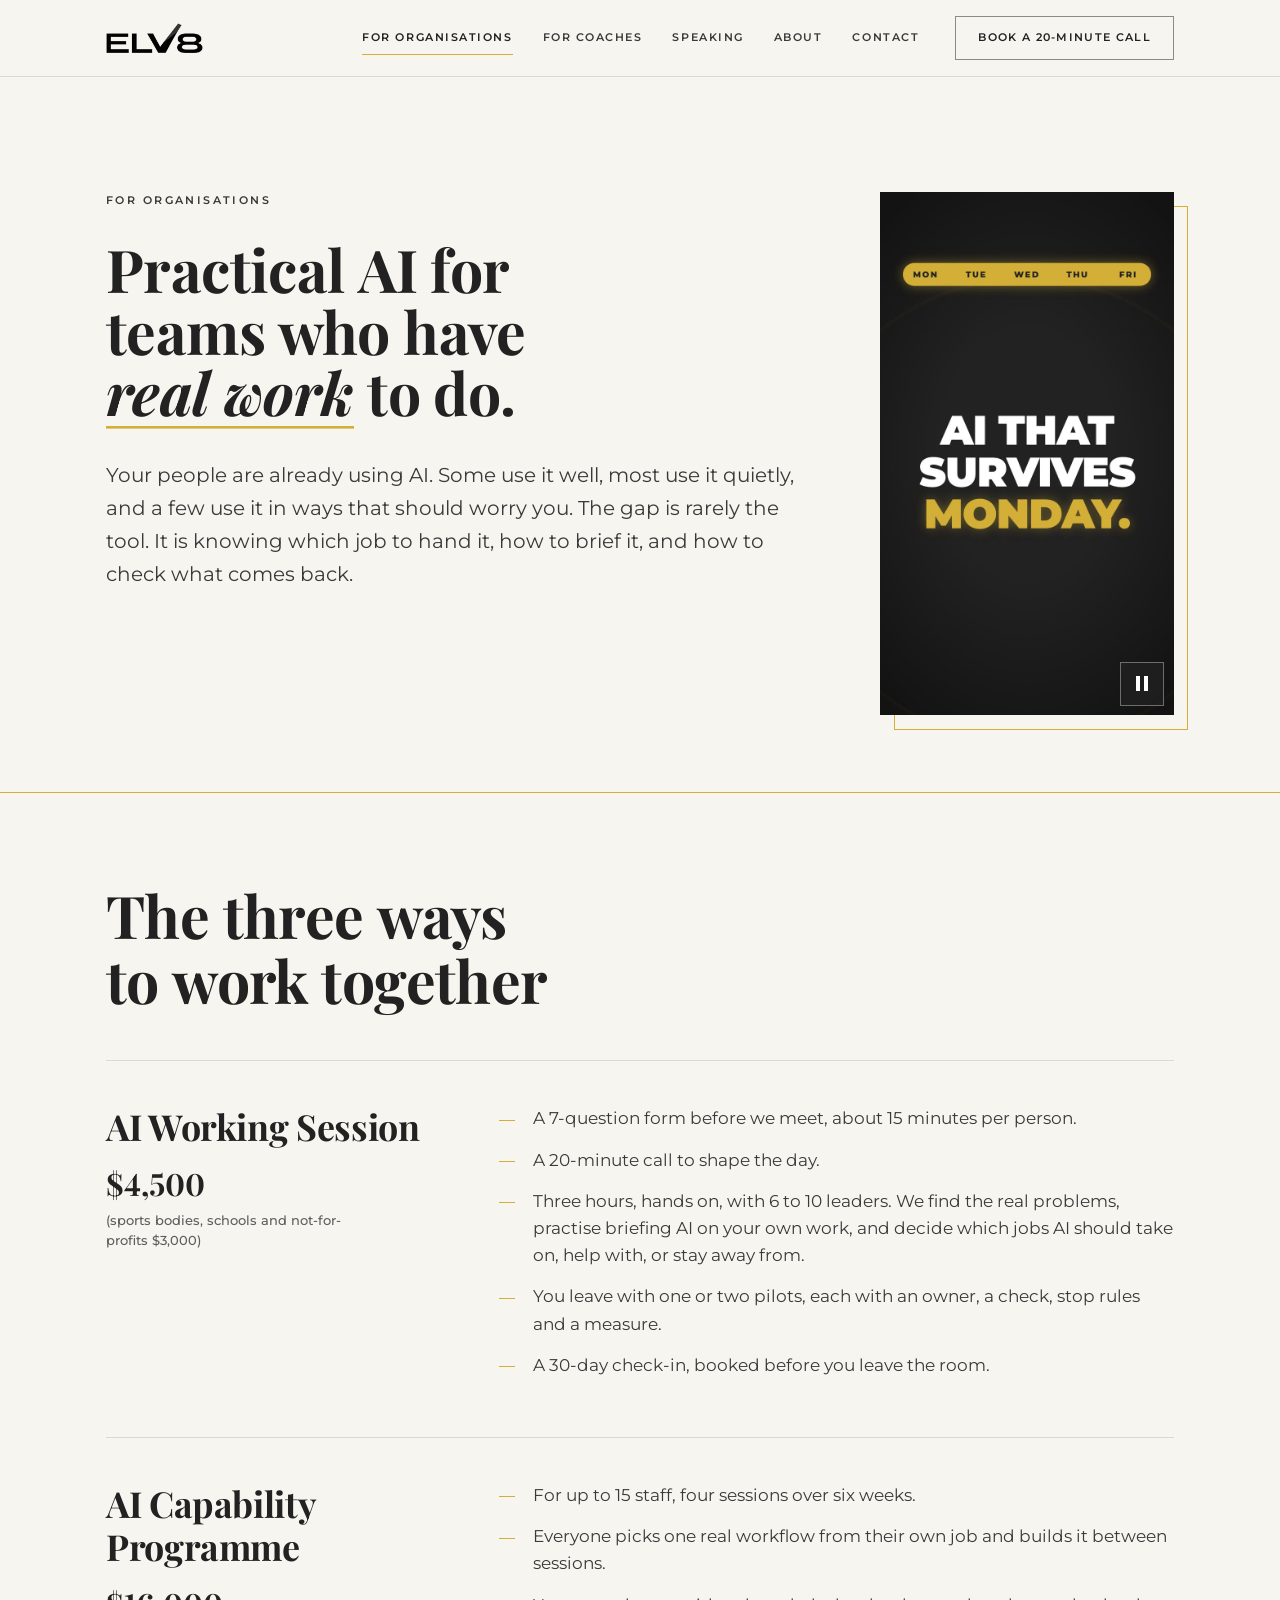
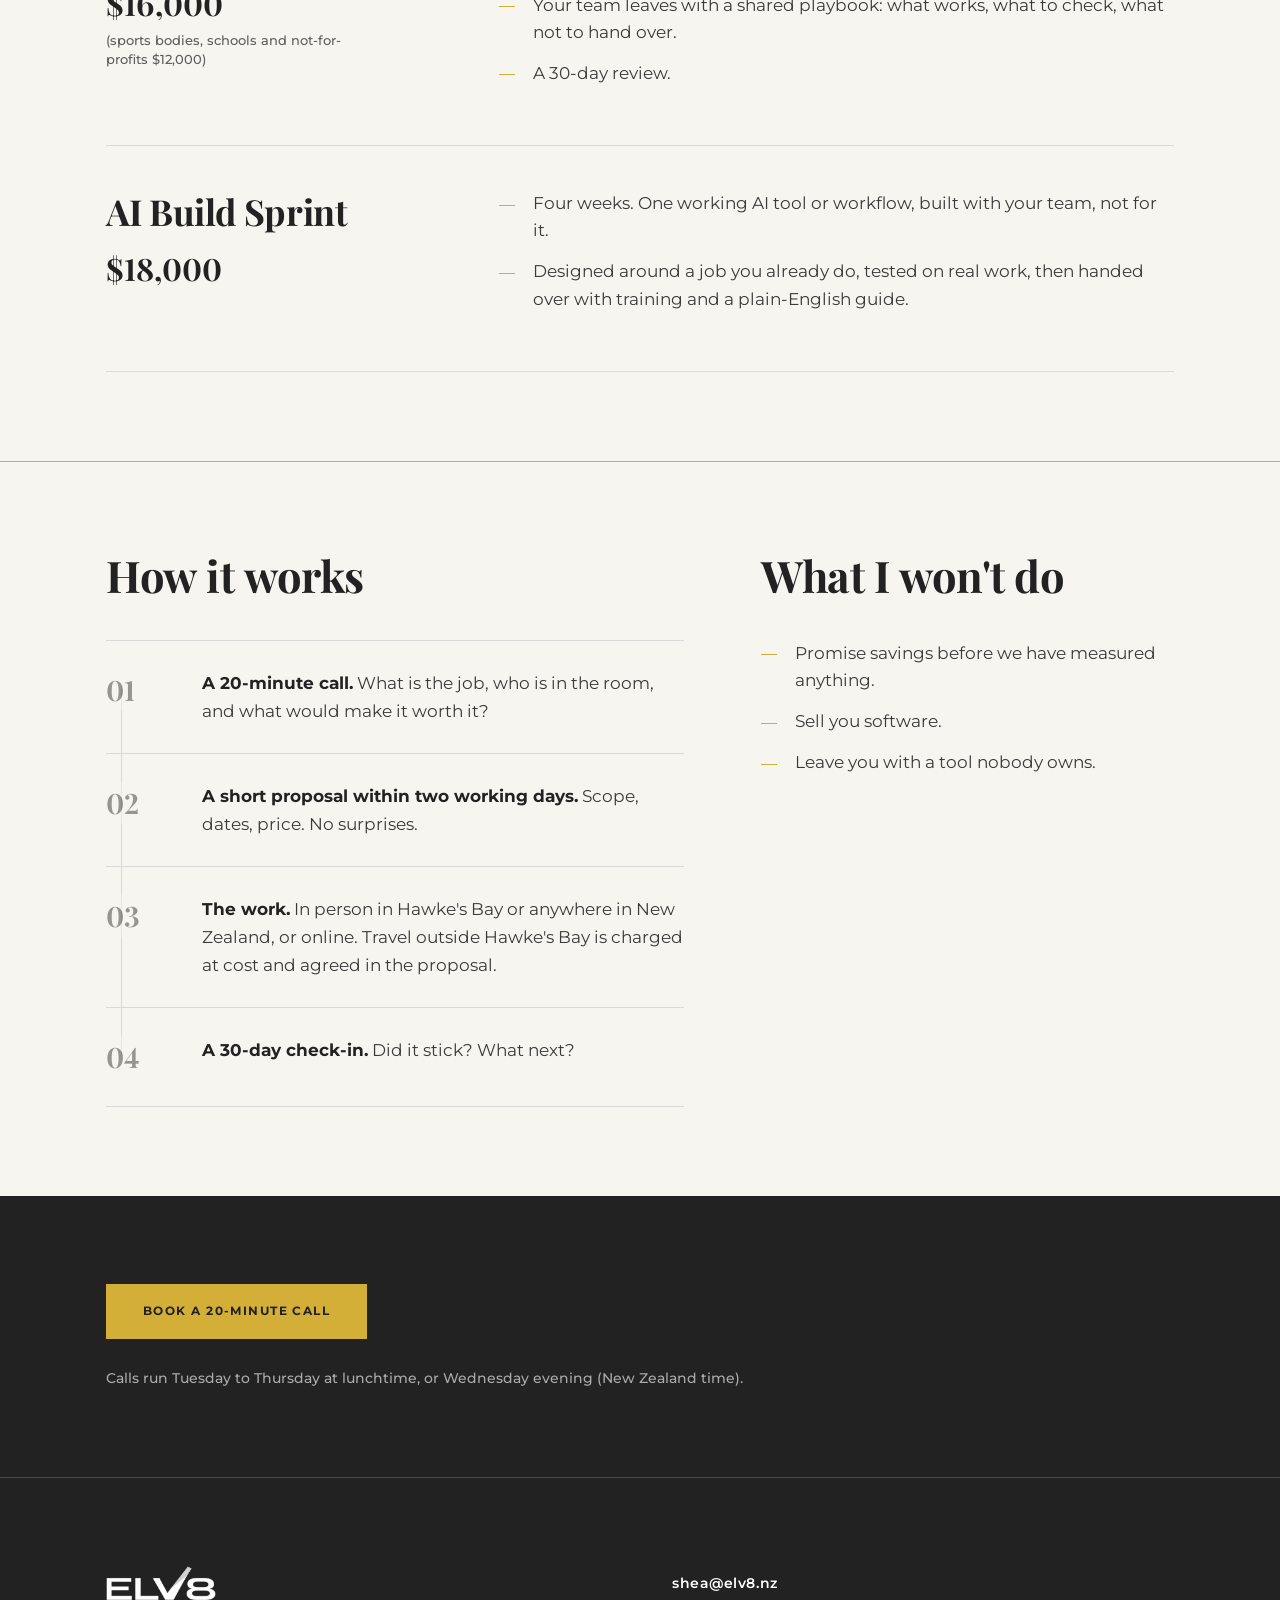
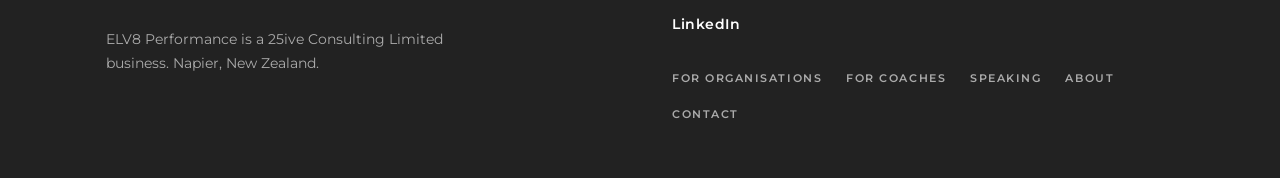
<file: ai-for-organisations.html>
<!doctype html>
<html lang="en-NZ">
<head>
<meta charset="utf-8">
<meta name="viewport" content="width=device-width, initial-scale=1">
<title>AI for organisations | ELV8 Performance</title>
<meta name="description" content="Your people are already using AI. Some use it well, most use it quietly, and a few use it in ways that should worry you.">
<meta name="theme-color" content="#F7F5EF">
<link rel="canonical" href="https://elv8.nz/ai-for-organisations.html">
<meta property="og:type" content="website">
<meta property="og:site_name" content="ELV8 Performance">
<meta property="og:title" content="AI for organisations | ELV8 Performance">
<meta property="og:description" content="Your people are already using AI. Some use it well, most use it quietly, and a few use it in ways that should worry you.">
<meta property="og:url" content="https://elv8.nz/ai-for-organisations.html">
<link rel="icon" href="/favicon.svg" type="image/svg+xml">
<link rel="preconnect" href="https://fonts.googleapis.com">
<link rel="preconnect" href="https://fonts.gstatic.com" crossorigin>
<link href="https://fonts.googleapis.com/css2?family=Playfair+Display:ital,wght@0,400;0,700;1,400;1,700&family=Montserrat:wght@400;500;600;700&display=swap" rel="stylesheet">
<link rel="stylesheet" href="style.css">
<script>(function (d) {
  d.classList.add('js');
  // Motion is only for visitors who have not asked for reduced motion. If
  // site.js has not reported in within 2.5 seconds it switches back off, so
  // a slow or failed script can never leave the page hidden.
  try {
    if (window.matchMedia && window.matchMedia('(prefers-reduced-motion: no-preference)').matches && 'IntersectionObserver' in window) {
      d.classList.add('motion');
      window.setTimeout(function () { if (!window.ELV8_MOTION_READY) d.classList.remove('motion'); }, 2500);
    }
  } catch (e) {}
})(document.documentElement);</script>
</head>
<body>
<a class="skip" href="#main">Skip to content</a>
<header class="site-header">
  <div class="bar">
    <a class="brand" href="/"><img src="assets/elv8-white-alpha.png" width="704" height="217" alt="ELV8 Performance, home"></a>
    <button class="nav-toggle" type="button" aria-expanded="false" aria-controls="site-nav" data-nav-toggle><span class="sr">Menu</span><span class="bars" aria-hidden="true"></span></button>
    <nav class="site-nav" id="site-nav" aria-label="Main" data-nav>
      <ul>
        <li><a href="/ai-for-organisations.html" aria-current="page">For organisations</a></li>
        <li><a href="/connected-coach/">For coaches</a></li>
        <li><a href="/speaking.html">Speaking</a></li>
        <li><a href="/#about">About</a></li>
        <li><a href="/contact.html">Contact</a></li>
      </ul>
      <a class="btn btn-ghost" href="/contact.html" data-booking>Book a 20-minute call</a>
    </nav>
  </div>
</header>

<main id="main">
<section class="page-head has-film">
  <div class="wrap">
    <div class="head-copy">
      <p class="eyebrow">FOR ORGANISATIONS</p>
      <h1>Practical AI for teams who have <em>real work</em> to do.</h1>
      <p class="lede">Your people are already using AI. Some use it well, most use it quietly, and a few use it in ways that should worry you. The gap is rarely the tool. It is knowing which job to hand it, how to brief it, and how to check what comes back.</p>
    </div>
    <!-- Addition 5: the Monday film (approved homepage wording). -->
    <figure class="film" data-film>
      <video muted loop playsinline preload="metadata" disablepictureinpicture poster="assets/media/elv8-monday-poster.jpg" aria-label="A 15-second film: your team already uses AI. By Wednesday, the tools are back in the drawer. Mine ends with one or two pilots ready to start. AI that survives Monday.">
        <source src="assets/media/elv8-monday.mp4" type="video/mp4">
      </video>
      <button class="film-toggle" type="button" data-film-toggle aria-label="Play the film"><span class="ico" aria-hidden="true"></span></button>
    </figure>
  </div>
</section>

<section class="block" aria-labelledby="h-ways">
  <div class="wrap">
    <h2 id="h-ways">The three ways to work together</h2>
    <ol class="offer-list">
      <li>
        <div>
          <h3>AI Working Session</h3>
          <p class="price"><span class="amt-line">$4,500</span> <span class="alt">(sports bodies, schools and not-for-profits $3,000)</span></p>
        </div>
        <ul class="ticks">
          <li>A 7-question form before we meet, about 15 minutes per person.</li>
          <li>A 20-minute call to shape the day.</li>
          <li>Three hours, hands on, with 6 to 10 leaders. We find the real problems, practise briefing AI on your own work, and decide which jobs AI should take on, help with, or stay away from.</li>
          <li>You leave with one or two pilots, each with an owner, a check, stop rules and a measure.</li>
          <li>A 30-day check-in, booked before you leave the room.</li>
        </ul>
      </li>
      <li>
        <div>
          <h3>AI Capability Programme</h3>
          <p class="price"><span class="amt-line">$16,000</span> <span class="alt">(sports bodies, schools and not-for-profits $12,000)</span></p>
        </div>
        <ul class="ticks">
          <li>For up to 15 staff, four sessions over six weeks.</li>
          <li>Everyone picks one real workflow from their own job and builds it between sessions.</li>
          <li>Your team leaves with a shared playbook: what works, what to check, what not to hand over.</li>
          <li>A 30-day review.</li>
        </ul>
      </li>
      <li>
        <div>
          <h3>AI Build Sprint</h3>
          <p class="price"><span class="amt-line">$18,000</span></p>
        </div>
        <ul class="ticks">
          <li>Four weeks. One working AI tool or workflow, built with your team, not for it.</li>
          <li>Designed around a job you already do, tested on real work, then handed over with training and a plain-English guide.</li>
        </ul>
      </li>
    </ol>
  </div>
</section>

<section class="block">
  <div class="wrap">
    <div class="cols-2">
      <div>
        <h2>How it works</h2>
        <ol class="steps">
          <li><p><strong>A 20-minute call.</strong> What is the job, who is in the room, and what would make it worth it?</p></li>
          <li><p><strong>A short proposal within two working days.</strong> Scope, dates, price. No surprises.</p></li>
          <li><p><strong>The work.</strong> In person in Hawke's Bay or anywhere in New Zealand, or online. Travel outside Hawke's Bay is charged at cost and agreed in the proposal.</p></li>
          <li><p><strong>A 30-day check-in.</strong> Did it stick? What next?</p></li>
        </ol>
      </div>
      <div>
        <h2>What I won't do</h2>
        <ul class="ticks" style="margin-top:40px">
          <li>Promise savings before we have measured anything.</li>
          <li>Sell you software.</li>
          <li>Leave you with a tool nobody owns.</li>
        </ul>
      </div>
    </div>
  </div>
</section>

<section class="cta-band dark">
  <div class="wrap">
    <div class="btn-row"><a class="btn btn-primary" href="/contact.html" data-booking>Book a 20-minute call</a></div>
    <p class="fine">Calls run Tuesday to Thursday at lunchtime, or Wednesday evening (New Zealand time).</p>
  </div>
</section>
</main>

<footer class="site-footer">
  <div class="wrap">
    <div class="foot-grid">
      <div>
        <img src="assets/elv8-white-alpha.png" width="704" height="217" alt="ELV8 Performance">
        <p class="foot-note">ELV8 Performance is a 25ive Consulting Limited business. Napier, New Zealand.</p>
      </div>
      <div>
        <div class="foot-links">
          <a href="mailto:shea@elv8.nz">shea@elv8.nz</a>
          <a href="https://linkedin.com/in/sheamcaleese" target="_blank" rel="noopener noreferrer">LinkedIn<span class="sr"> (opens in a new tab)</span></a>
        </div>
        <nav class="foot-nav" aria-label="Footer">
          <a href="/ai-for-organisations.html">For organisations</a>
          <a href="/connected-coach/">For coaches</a>
          <a href="/speaking.html">Speaking</a>
          <a href="/#about">About</a>
          <a href="/contact.html">Contact</a>
        </nav>
      </div>
    </div>
  </div>
</footer>

<script src="site.js"></script>
</body>
</html>
</file>
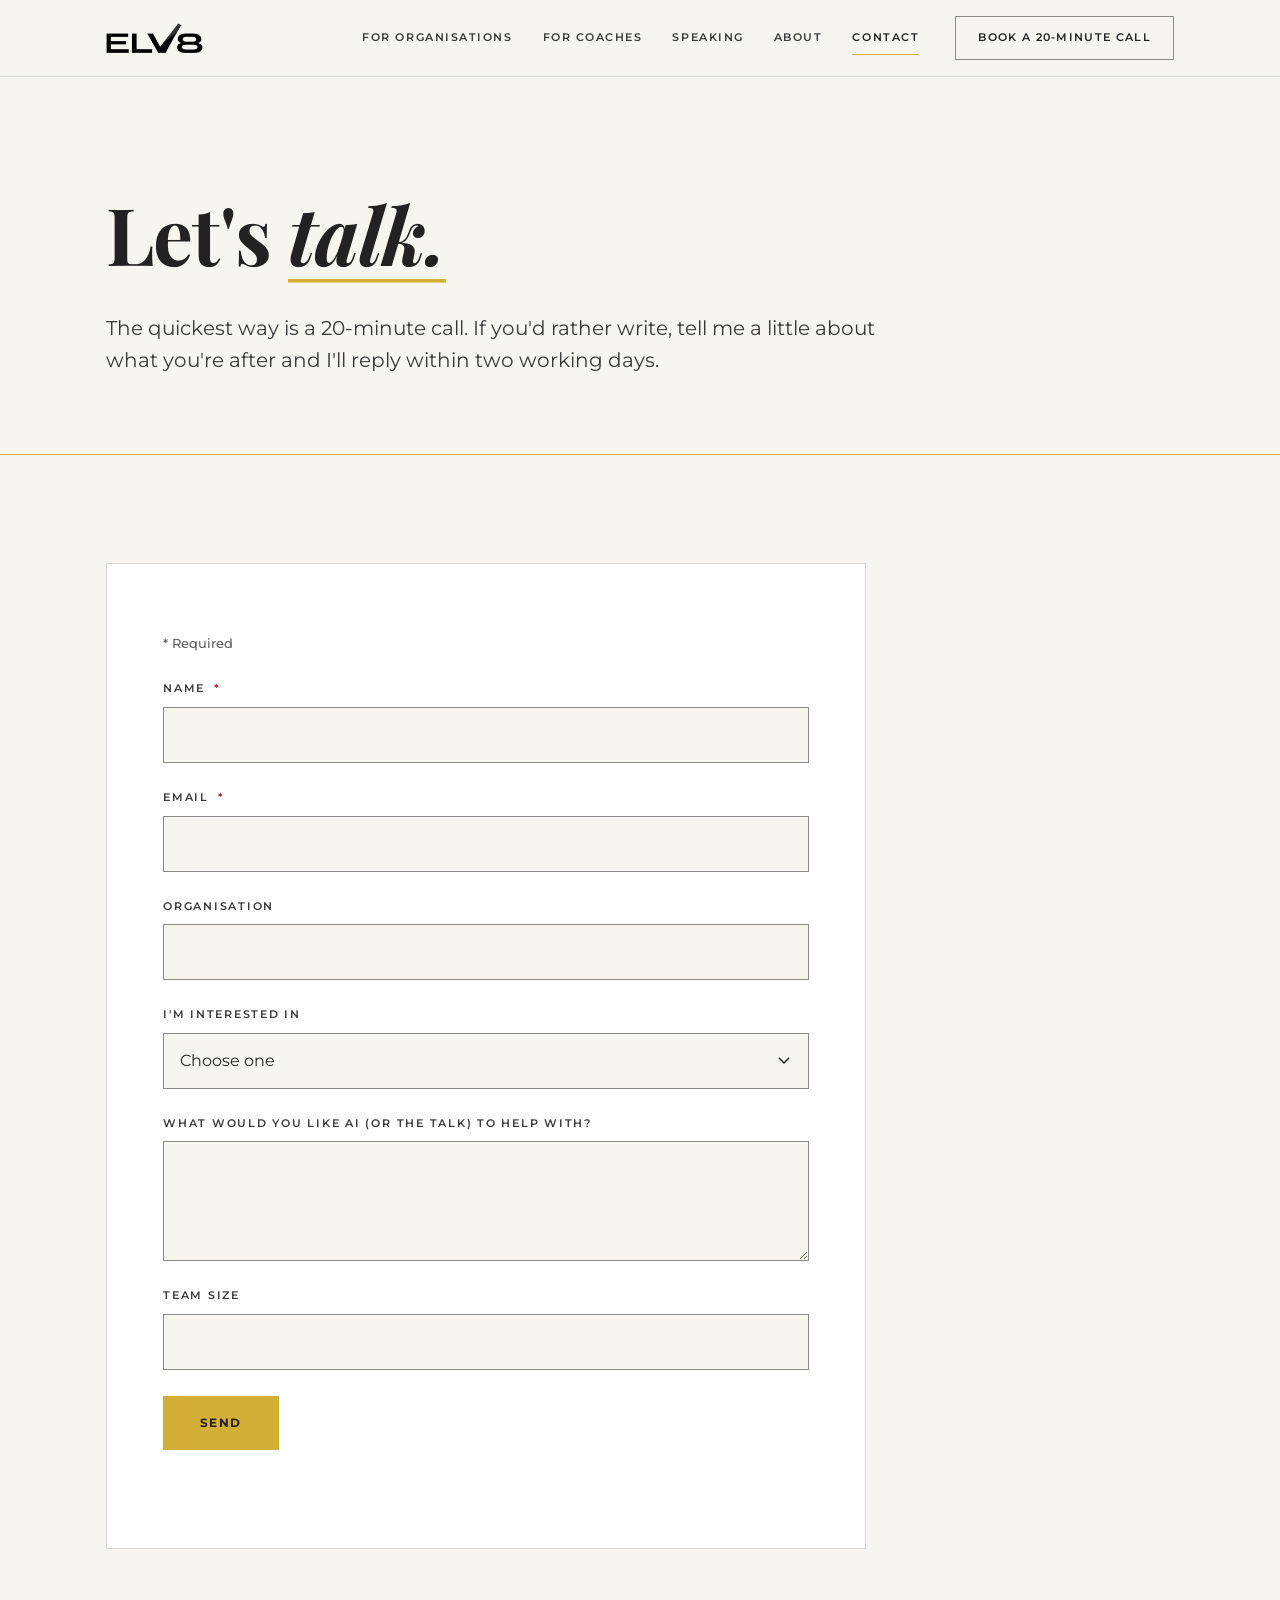
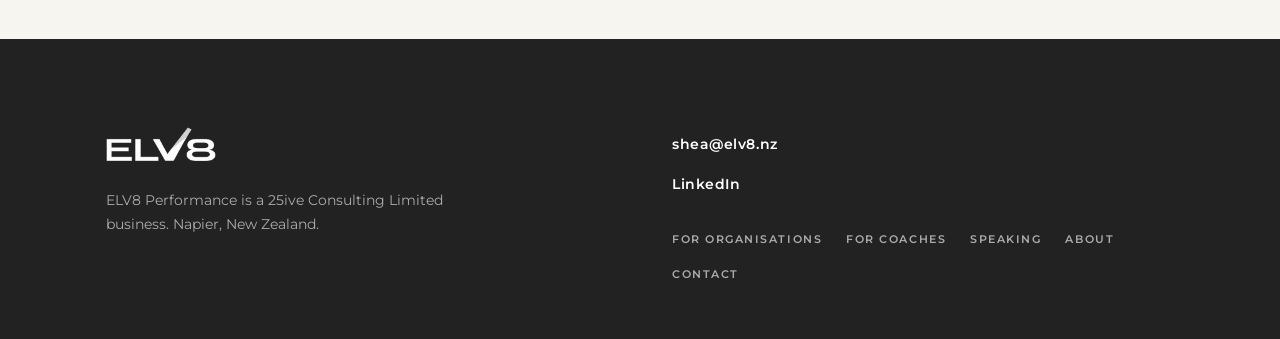
<file: contact.html>
<!doctype html>
<html lang="en-NZ">
<head>
<meta charset="utf-8">
<meta name="viewport" content="width=device-width, initial-scale=1">
<title>Contact | ELV8 Performance</title>
<meta name="description" content="The quickest way is a 20-minute call. If you&#x27;d rather write, tell me a little about what you&#x27;re after and I&#x27;ll reply within two working days.">
<meta name="theme-color" content="#F7F5EF">
<link rel="canonical" href="https://elv8.nz/contact.html">
<meta property="og:type" content="website">
<meta property="og:site_name" content="ELV8 Performance">
<meta property="og:title" content="Contact | ELV8 Performance">
<meta property="og:description" content="The quickest way is a 20-minute call. If you&#x27;d rather write, tell me a little about what you&#x27;re after and I&#x27;ll reply within two working days.">
<meta property="og:url" content="https://elv8.nz/contact.html">
<link rel="icon" href="/favicon.svg" type="image/svg+xml">
<link rel="preconnect" href="https://fonts.googleapis.com">
<link rel="preconnect" href="https://fonts.gstatic.com" crossorigin>
<link href="https://fonts.googleapis.com/css2?family=Playfair+Display:ital,wght@0,400;0,700;1,400;1,700&family=Montserrat:wght@400;500;600;700&display=swap" rel="stylesheet">
<link rel="stylesheet" href="style.css">
<script>(function (d) {
  d.classList.add('js');
  // Motion is only for visitors who have not asked for reduced motion. If
  // site.js has not reported in within 2.5 seconds it switches back off, so
  // a slow or failed script can never leave the page hidden.
  try {
    if (window.matchMedia && window.matchMedia('(prefers-reduced-motion: no-preference)').matches && 'IntersectionObserver' in window) {
      d.classList.add('motion');
      window.setTimeout(function () { if (!window.ELV8_MOTION_READY) d.classList.remove('motion'); }, 2500);
    }
  } catch (e) {}
})(document.documentElement);</script>
</head>
<body>
<a class="skip" href="#main">Skip to content</a>
<header class="site-header">
  <div class="bar">
    <a class="brand" href="/"><img src="assets/elv8-white-alpha.png" width="704" height="217" alt="ELV8 Performance, home"></a>
    <button class="nav-toggle" type="button" aria-expanded="false" aria-controls="site-nav" data-nav-toggle><span class="sr">Menu</span><span class="bars" aria-hidden="true"></span></button>
    <nav class="site-nav" id="site-nav" aria-label="Main" data-nav>
      <ul>
        <li><a href="/ai-for-organisations.html">For organisations</a></li>
        <li><a href="/connected-coach/">For coaches</a></li>
        <li><a href="/speaking.html">Speaking</a></li>
        <li><a href="/#about">About</a></li>
        <li><a href="/contact.html" aria-current="page">Contact</a></li>
      </ul>
      <a class="btn btn-ghost" href="/contact.html" data-booking>Book a 20-minute call</a>
    </nav>
  </div>
</header>

<main id="main">
<section class="page-head">
  <div class="wrap">
    <h1>Let's <em>talk.</em></h1>
    <p class="lede">The quickest way is a 20-minute call. If you'd rather write, tell me a little about what you're after and I'll reply within two working days.</p>
    <div class="btn-row" data-booking-only hidden><a class="btn btn-primary" href="/contact.html" data-booking>Book a 20-minute call</a></div>
  </div>
</section>

<section class="block tight">
  <div class="wrap">
    <form class="form-card" name="contact" method="POST" action="/thanks.html" data-netlify="true" netlify-honeypot="bot-field" data-form>
      <input type="hidden" name="form-name" value="contact">
      <p class="hp" hidden><label>Do not fill this in if you are human <input type="text" name="bot-field" tabindex="-1" autocomplete="off"></label></p>
      <p class="req-note"><span aria-hidden="true">*</span> Required</p>

      <div class="field">
        <label for="c-name">Name <span class="req" aria-hidden="true">*</span></label>
        <input id="c-name" name="name" type="text" autocomplete="name" required aria-required="true" aria-describedby="m-c-name">
        <span class="msg" id="m-c-name" role="alert"></span>
      </div>

      <div class="field">
        <label for="c-email">Email <span class="req" aria-hidden="true">*</span></label>
        <input id="c-email" name="email" type="email" autocomplete="email" inputmode="email" required aria-required="true" aria-describedby="m-c-email">
        <span class="msg" id="m-c-email" role="alert"></span>
      </div>

      <div class="field">
        <label for="c-org">Organisation</label>
        <input id="c-org" name="organisation" type="text" autocomplete="organization">
      </div>

      <div class="field">
        <label for="c-interest">I'm interested in</label>
        <select id="c-interest" name="interest">
          <option value="">Choose one</option>
          <option value="AI Working Session">AI Working Session</option>
          <option value="AI Capability Programme">AI Capability Programme</option>
          <option value="AI Build Sprint">AI Build Sprint</option>
          <option value="The Connected Coach">The Connected Coach</option>
          <option value="Speaking">Speaking</option>
          <option value="Something else">Something else</option>
        </select>
      </div>

      <div class="field">
        <label for="c-message">What would you like AI (or the talk) to help with?</label>
        <textarea id="c-message" name="message"></textarea>
      </div>

      <div class="field">
        <label for="c-team">Team size</label>
        <input id="c-team" name="team_size" type="text" inputmode="numeric">
      </div>

      <button class="btn btn-primary" type="submit">Send</button>
      <p class="form-status" role="status" aria-live="polite" data-form-status></p>
    </form>
  </div>
</section>
</main>

<footer class="site-footer">
  <div class="wrap">
    <div class="foot-grid">
      <div>
        <img src="assets/elv8-white-alpha.png" width="704" height="217" alt="ELV8 Performance">
        <p class="foot-note">ELV8 Performance is a 25ive Consulting Limited business. Napier, New Zealand.</p>
      </div>
      <div>
        <div class="foot-links">
          <a href="mailto:shea@elv8.nz">shea@elv8.nz</a>
          <a href="https://linkedin.com/in/sheamcaleese" target="_blank" rel="noopener noreferrer">LinkedIn<span class="sr"> (opens in a new tab)</span></a>
        </div>
        <nav class="foot-nav" aria-label="Footer">
          <a href="/ai-for-organisations.html">For organisations</a>
          <a href="/connected-coach/">For coaches</a>
          <a href="/speaking.html">Speaking</a>
          <a href="/#about">About</a>
          <a href="/contact.html">Contact</a>
        </nav>
      </div>
    </div>
  </div>
</footer>

<script src="site.js"></script>
</body>
</html>
</file>
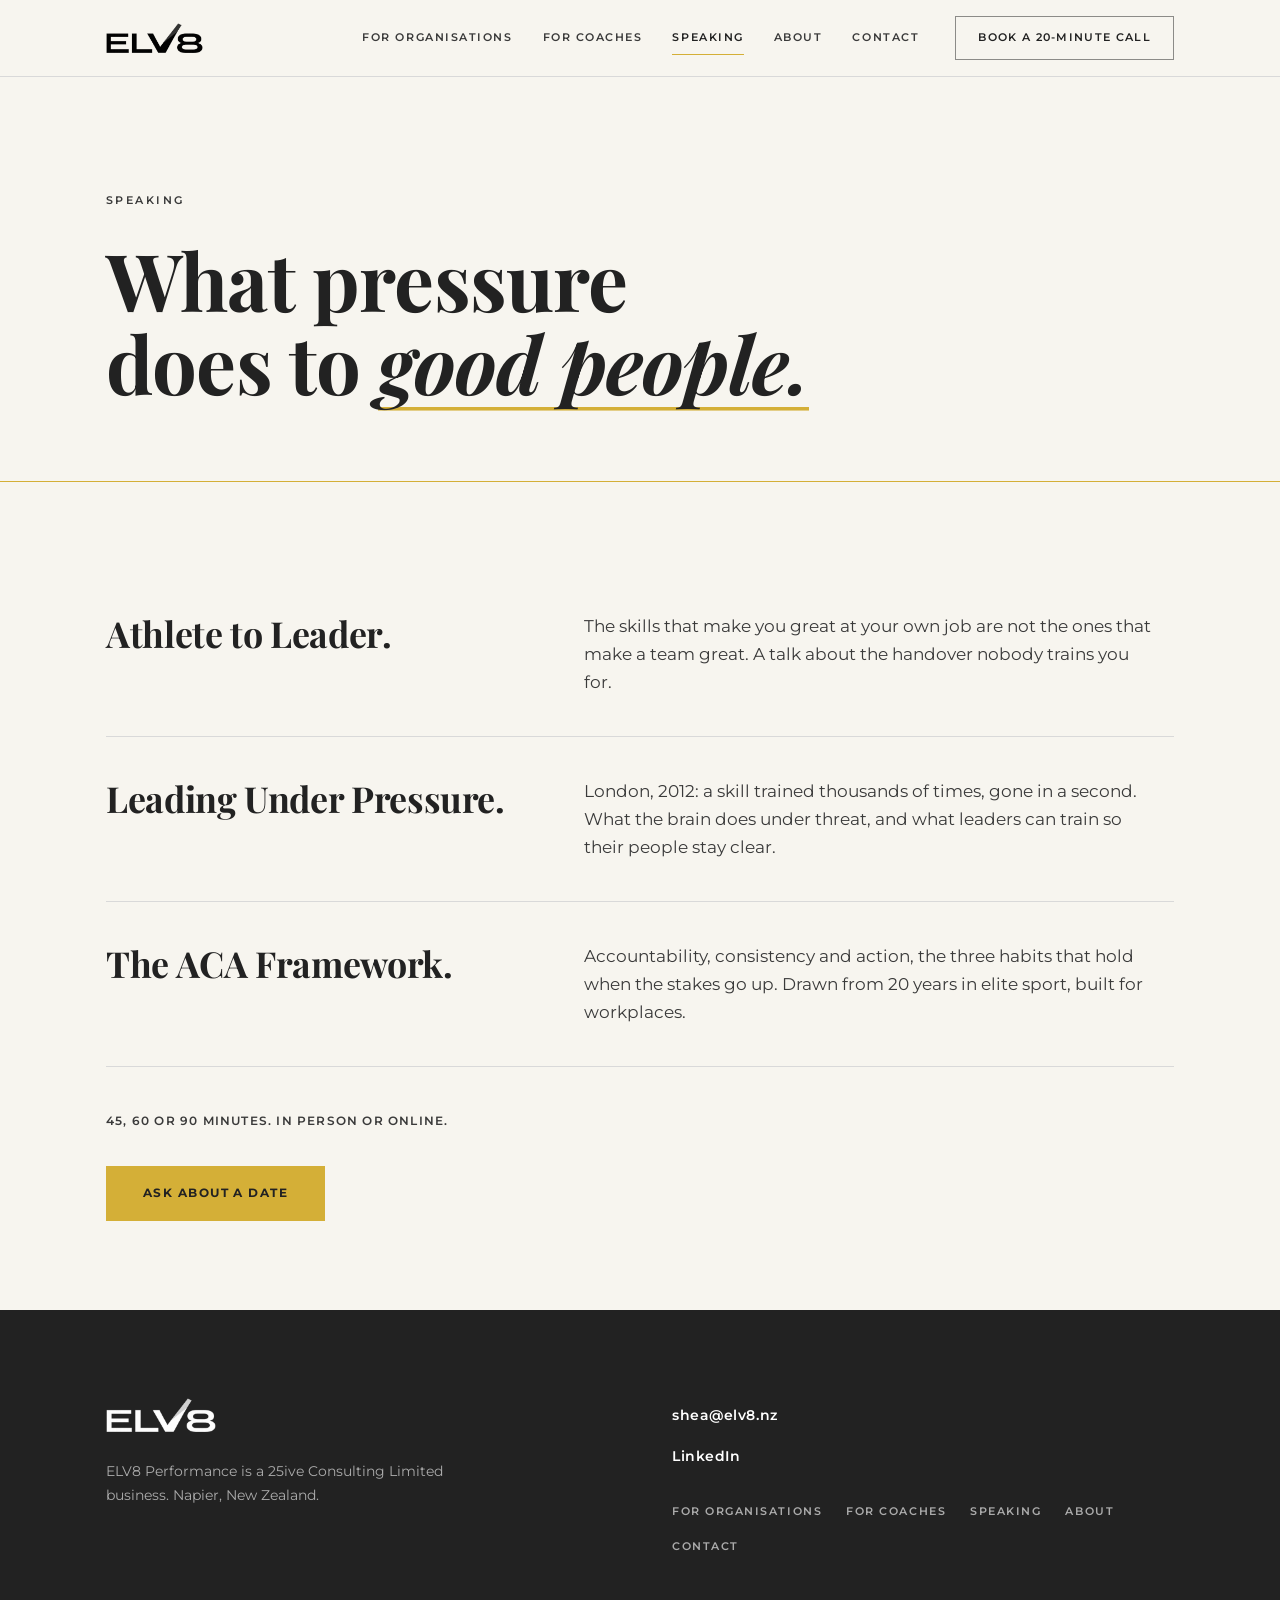
<file: speaking.html>
<!doctype html>
<html lang="en-NZ">
<head>
<meta charset="utf-8">
<meta name="viewport" content="width=device-width, initial-scale=1">
<title>Speaking | ELV8 Performance</title>
<meta name="description" content="The skills that make you great at your own job are not the ones that make a team great.">
<meta name="theme-color" content="#F7F5EF">
<link rel="canonical" href="https://elv8.nz/speaking.html">
<meta property="og:type" content="website">
<meta property="og:site_name" content="ELV8 Performance">
<meta property="og:title" content="Speaking | ELV8 Performance">
<meta property="og:description" content="The skills that make you great at your own job are not the ones that make a team great.">
<meta property="og:url" content="https://elv8.nz/speaking.html">
<link rel="icon" href="/favicon.svg" type="image/svg+xml">
<link rel="preconnect" href="https://fonts.googleapis.com">
<link rel="preconnect" href="https://fonts.gstatic.com" crossorigin>
<link href="https://fonts.googleapis.com/css2?family=Playfair+Display:ital,wght@0,400;0,700;1,400;1,700&family=Montserrat:wght@400;500;600;700&display=swap" rel="stylesheet">
<link rel="stylesheet" href="style.css">
<script>(function (d) {
  d.classList.add('js');
  // Motion is only for visitors who have not asked for reduced motion. If
  // site.js has not reported in within 2.5 seconds it switches back off, so
  // a slow or failed script can never leave the page hidden.
  try {
    if (window.matchMedia && window.matchMedia('(prefers-reduced-motion: no-preference)').matches && 'IntersectionObserver' in window) {
      d.classList.add('motion');
      window.setTimeout(function () { if (!window.ELV8_MOTION_READY) d.classList.remove('motion'); }, 2500);
    }
  } catch (e) {}
})(document.documentElement);</script>
</head>
<body>
<a class="skip" href="#main">Skip to content</a>
<header class="site-header">
  <div class="bar">
    <a class="brand" href="/"><img src="assets/elv8-white-alpha.png" width="704" height="217" alt="ELV8 Performance, home"></a>
    <button class="nav-toggle" type="button" aria-expanded="false" aria-controls="site-nav" data-nav-toggle><span class="sr">Menu</span><span class="bars" aria-hidden="true"></span></button>
    <nav class="site-nav" id="site-nav" aria-label="Main" data-nav>
      <ul>
        <li><a href="/ai-for-organisations.html">For organisations</a></li>
        <li><a href="/connected-coach/">For coaches</a></li>
        <li><a href="/speaking.html" aria-current="page">Speaking</a></li>
        <li><a href="/#about">About</a></li>
        <li><a href="/contact.html">Contact</a></li>
      </ul>
      <a class="btn btn-ghost" href="/contact.html" data-booking>Book a 20-minute call</a>
    </nav>
  </div>
</header>

<main id="main">
<section class="page-head">
  <div class="wrap">
    <p class="eyebrow">SPEAKING</p>
    <h1>What pressure does to <em>good people.</em></h1>
  </div>
</section>

<section class="block" aria-label="The three talks">
  <div class="wrap">
    <ul class="talk-list" style="margin-top:0;border-top:0">
      <li>
        <h3>Athlete to Leader.</h3>
        <p>The skills that make you great at your own job are not the ones that make a team great. A talk about the handover nobody trains you for.</p>
      </li>
      <li>
        <h3>Leading Under Pressure.</h3>
        <p>London, 2012: a skill trained thousands of times, gone in a second. What the brain does under threat, and what leaders can train so their people stay clear.</p>
      </li>
      <li>
        <h3>The ACA Framework.</h3>
        <p>Accountability, consistency and action, the three habits that hold when the stakes go up. Drawn from 20 years in elite sport, built for workplaces.</p>
      </li>
    </ul>
    <p class="meta-line" style="margin-top:44px;font:600 12px/1.6 var(--font-sans);letter-spacing:.1em;text-transform:uppercase;color:var(--charcoal)">45, 60 or 90 minutes. In person or online.</p>
    <div class="btn-row"><a class="btn btn-primary" href="/contact.html?interest=Speaking">Ask about a date</a></div>
  </div>
</section>
</main>

<footer class="site-footer">
  <div class="wrap">
    <div class="foot-grid">
      <div>
        <img src="assets/elv8-white-alpha.png" width="704" height="217" alt="ELV8 Performance">
        <p class="foot-note">ELV8 Performance is a 25ive Consulting Limited business. Napier, New Zealand.</p>
      </div>
      <div>
        <div class="foot-links">
          <a href="mailto:shea@elv8.nz">shea@elv8.nz</a>
          <a href="https://linkedin.com/in/sheamcaleese" target="_blank" rel="noopener noreferrer">LinkedIn<span class="sr"> (opens in a new tab)</span></a>
        </div>
        <nav class="foot-nav" aria-label="Footer">
          <a href="/ai-for-organisations.html">For organisations</a>
          <a href="/connected-coach/">For coaches</a>
          <a href="/speaking.html">Speaking</a>
          <a href="/#about">About</a>
          <a href="/contact.html">Contact</a>
        </nav>
      </div>
    </div>
  </div>
</footer>

<script src="site.js"></script>
</body>
</html>
</file>
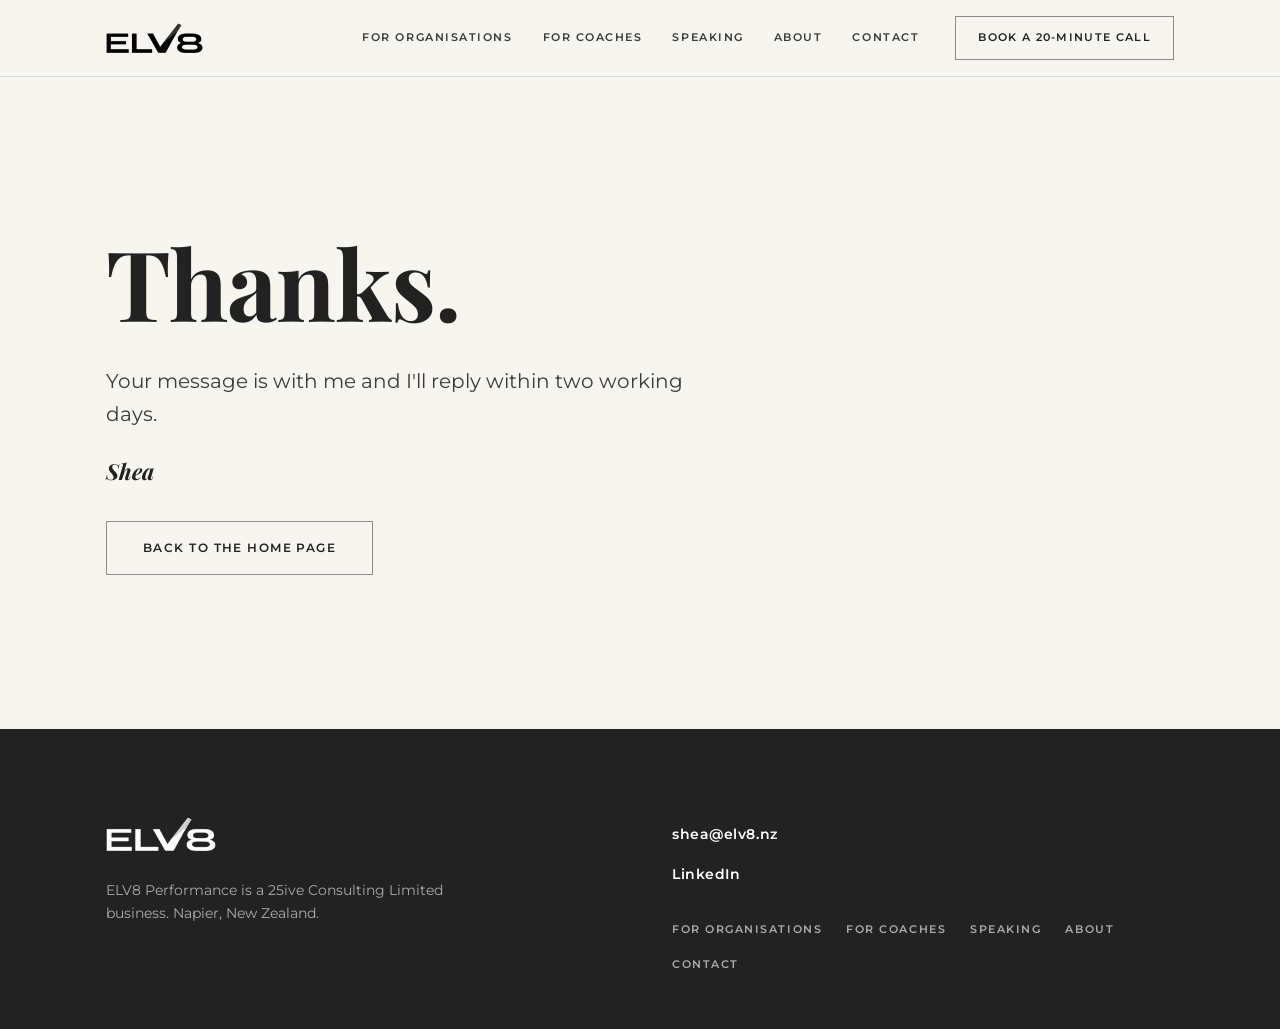
<file: thanks.html>
<!doctype html>
<html lang="en-NZ">
<head>
<meta charset="utf-8">
<meta name="viewport" content="width=device-width, initial-scale=1">
<title>Thanks | ELV8 Performance</title>
<meta name="description" content="Thanks. Your message is with me and I&#x27;ll reply within two working days.">
<meta name="theme-color" content="#F7F5EF">
<meta name="robots" content="noindex">
<link rel="icon" href="/favicon.svg" type="image/svg+xml">
<link rel="preconnect" href="https://fonts.googleapis.com">
<link rel="preconnect" href="https://fonts.gstatic.com" crossorigin>
<link href="https://fonts.googleapis.com/css2?family=Playfair+Display:ital,wght@0,400;0,700;1,400;1,700&family=Montserrat:wght@400;500;600;700&display=swap" rel="stylesheet">
<link rel="stylesheet" href="style.css">
<script>(function (d) {
  d.classList.add('js');
  // Motion is only for visitors who have not asked for reduced motion. If
  // site.js has not reported in within 2.5 seconds it switches back off, so
  // a slow or failed script can never leave the page hidden.
  try {
    if (window.matchMedia && window.matchMedia('(prefers-reduced-motion: no-preference)').matches && 'IntersectionObserver' in window) {
      d.classList.add('motion');
      window.setTimeout(function () { if (!window.ELV8_MOTION_READY) d.classList.remove('motion'); }, 2500);
    }
  } catch (e) {}
})(document.documentElement);</script>
</head>
<body>
<a class="skip" href="#main">Skip to content</a>
<header class="site-header">
  <div class="bar">
    <a class="brand" href="/"><img src="assets/elv8-white-alpha.png" width="704" height="217" alt="ELV8 Performance, home"></a>
    <button class="nav-toggle" type="button" aria-expanded="false" aria-controls="site-nav" data-nav-toggle><span class="sr">Menu</span><span class="bars" aria-hidden="true"></span></button>
    <nav class="site-nav" id="site-nav" aria-label="Main" data-nav>
      <ul>
        <li><a href="/ai-for-organisations.html">For organisations</a></li>
        <li><a href="/connected-coach/">For coaches</a></li>
        <li><a href="/speaking.html">Speaking</a></li>
        <li><a href="/#about">About</a></li>
        <li><a href="/contact.html">Contact</a></li>
      </ul>
      <a class="btn btn-ghost" href="/contact.html" data-booking>Book a 20-minute call</a>
    </nav>
  </div>
</header>

<main id="main">
<section class="thanks">
  <div class="wrap">
    <h1>Thanks.</h1>
    <p class="lede">Your message is with me and I'll reply within two working days.</p>
    <p class="sign">Shea</p>
    <div class="btn-row"><a class="btn btn-ghost" href="/">Back to the home page</a></div>
  </div>
</section>
</main>

<footer class="site-footer">
  <div class="wrap">
    <div class="foot-grid">
      <div>
        <img src="assets/elv8-white-alpha.png" width="704" height="217" alt="ELV8 Performance">
        <p class="foot-note">ELV8 Performance is a 25ive Consulting Limited business. Napier, New Zealand.</p>
      </div>
      <div>
        <div class="foot-links">
          <a href="mailto:shea@elv8.nz">shea@elv8.nz</a>
          <a href="https://linkedin.com/in/sheamcaleese" target="_blank" rel="noopener noreferrer">LinkedIn<span class="sr"> (opens in a new tab)</span></a>
        </div>
        <nav class="foot-nav" aria-label="Footer">
          <a href="/ai-for-organisations.html">For organisations</a>
          <a href="/connected-coach/">For coaches</a>
          <a href="/speaking.html">Speaking</a>
          <a href="/#about">About</a>
          <a href="/contact.html">Contact</a>
        </nav>
      </div>
    </div>
  </div>
</footer>

<script src="site.js"></script>
</body>
</html>
</file>
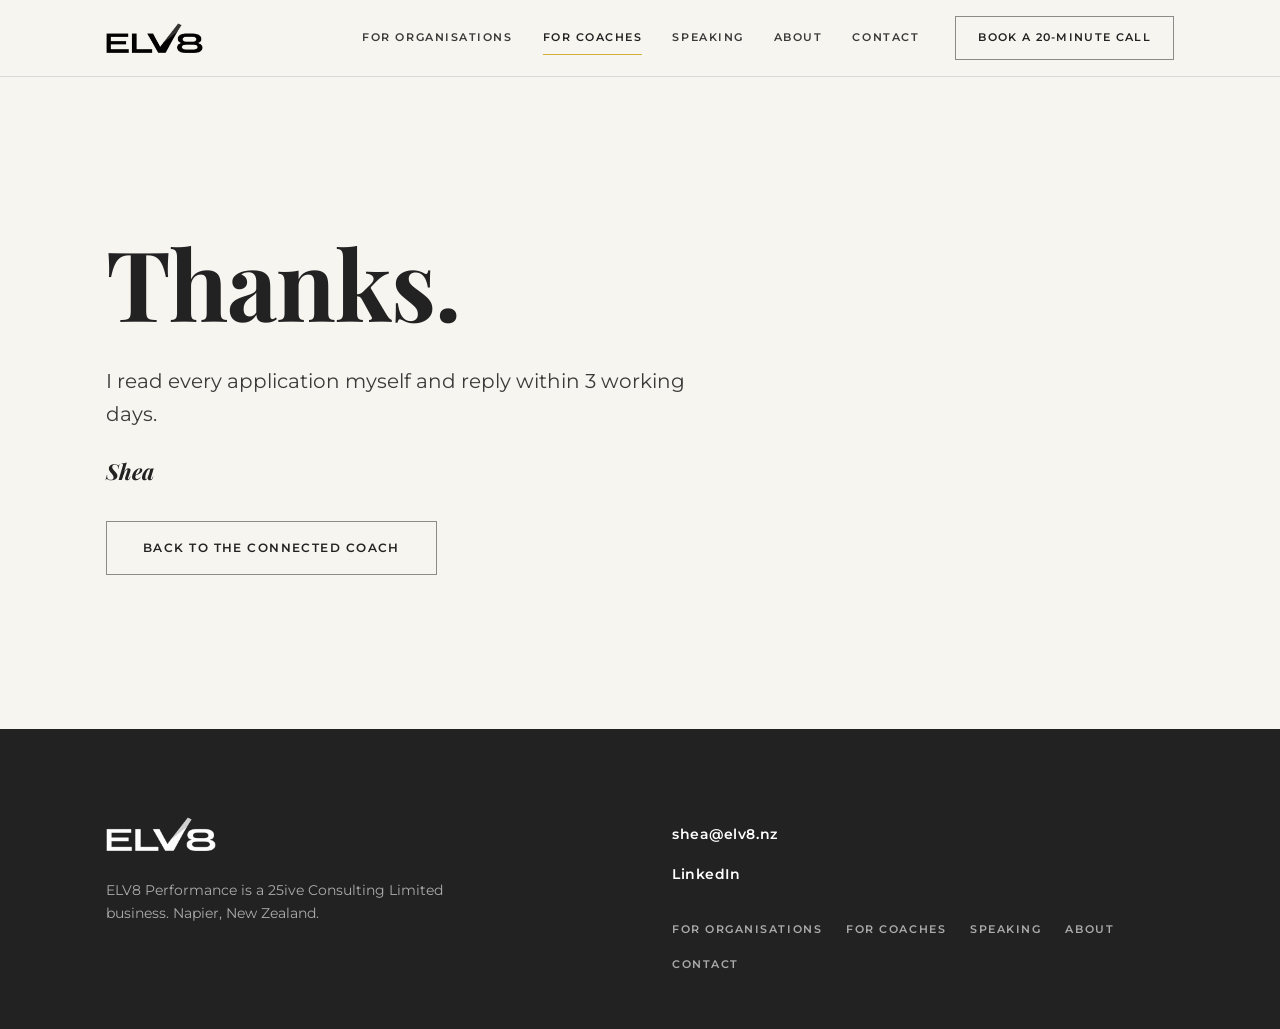
<file: connected-coach/thanks.html>
<!doctype html>
<html lang="en-NZ">
<head>
<meta charset="utf-8">
<meta name="viewport" content="width=device-width, initial-scale=1">
<title>Thanks | The Connected Coach</title>
<meta name="description" content="Thanks. I read every application myself and reply within 3 working days.">
<meta name="theme-color" content="#F7F5EF">
<meta name="robots" content="noindex">
<link rel="icon" href="/favicon.svg" type="image/svg+xml">
<link rel="preconnect" href="https://fonts.googleapis.com">
<link rel="preconnect" href="https://fonts.gstatic.com" crossorigin>
<link href="https://fonts.googleapis.com/css2?family=Playfair+Display:ital,wght@0,400;0,700;1,400;1,700&family=Montserrat:wght@400;500;600;700&display=swap" rel="stylesheet">
<link rel="stylesheet" href="../style.css">
<script>(function (d) {
  d.classList.add('js');
  // Motion is only for visitors who have not asked for reduced motion. If
  // site.js has not reported in within 2.5 seconds it switches back off, so
  // a slow or failed script can never leave the page hidden.
  try {
    if (window.matchMedia && window.matchMedia('(prefers-reduced-motion: no-preference)').matches && 'IntersectionObserver' in window) {
      d.classList.add('motion');
      window.setTimeout(function () { if (!window.ELV8_MOTION_READY) d.classList.remove('motion'); }, 2500);
    }
  } catch (e) {}
})(document.documentElement);</script>
</head>
<body>
<a class="skip" href="#main">Skip to content</a>
<header class="site-header">
  <div class="bar">
    <a class="brand" href="/"><img src="../assets/elv8-white-alpha.png" width="704" height="217" alt="ELV8 Performance, home"></a>
    <button class="nav-toggle" type="button" aria-expanded="false" aria-controls="site-nav" data-nav-toggle><span class="sr">Menu</span><span class="bars" aria-hidden="true"></span></button>
    <nav class="site-nav" id="site-nav" aria-label="Main" data-nav>
      <ul>
        <li><a href="/ai-for-organisations.html">For organisations</a></li>
        <li><a href="/connected-coach/" aria-current="page">For coaches</a></li>
        <li><a href="/speaking.html">Speaking</a></li>
        <li><a href="/#about">About</a></li>
        <li><a href="/contact.html">Contact</a></li>
      </ul>
      <a class="btn btn-ghost" href="/contact.html" data-booking>Book a 20-minute call</a>
    </nav>
  </div>
</header>

<main id="main">
<section class="thanks">
  <div class="wrap">
    <h1>Thanks.</h1>
    <p class="lede">I read every application myself and reply within 3 working days.</p>
    <p class="sign">Shea</p>
    <div class="btn-row"><a class="btn btn-ghost" href="/connected-coach/">Back to The Connected Coach</a></div>
  </div>
</section>
</main>

<footer class="site-footer">
  <div class="wrap">
    <div class="foot-grid">
      <div>
        <img src="../assets/elv8-white-alpha.png" width="704" height="217" alt="ELV8 Performance">
        <p class="foot-note">ELV8 Performance is a 25ive Consulting Limited business. Napier, New Zealand.</p>
      </div>
      <div>
        <div class="foot-links">
          <a href="mailto:shea@elv8.nz">shea@elv8.nz</a>
          <a href="https://linkedin.com/in/sheamcaleese" target="_blank" rel="noopener noreferrer">LinkedIn<span class="sr"> (opens in a new tab)</span></a>
        </div>
        <nav class="foot-nav" aria-label="Footer">
          <a href="/ai-for-organisations.html">For organisations</a>
          <a href="/connected-coach/">For coaches</a>
          <a href="/speaking.html">Speaking</a>
          <a href="/#about">About</a>
          <a href="/contact.html">Contact</a>
        </nav>
      </div>
    </div>
  </div>
</footer>

<script src="../site.js"></script>
</body>
</html>
</file>
<file: style.css>
/* ==========================================================================
   ELV8 Performance, elv8.nz v2. Shared stylesheet, look A "Editorial".
   Used by look A, the home page, every inner page and The Connected Coach.
   Near-black, white, gold. Playfair Display headlines, Montserrat body.
   Square corners. Gold is punctuation: hairlines, the primary button, and
   the eyebrow on dark. Gold is never used as text on a light surface (it
   fails contrast there).
   ========================================================================== */

*,
*::before,
*::after { box-sizing: border-box; margin: 0; padding: 0; }

:root {
  /* Colour, matches DESIGN.md */
  --black: #222222;
  --gold: #D4AF37;
  --white: #FFFFFF;
  --ivory: #F7F5EF;
  --charcoal: #3A3A3A;
  --grey: #8A8A8A;
  --grey-light: #D9D9D9;

  /* Derived, so text and borders pass contrast on light surfaces */
  --grey-ink: #5E5E5E;                    /* muted text on ivory and white */
  --gold-hover: #C29E2E;
  --danger: #B3261E;
  --on-dark: #FFFFFF;
  --on-dark-soft: rgba(255, 255, 255, .78);
  --on-dark-mute: rgba(255, 255, 255, .62);
  --rule-dark: rgba(255, 255, 255, .18);

  /* Type */
  --font-head: 'Playfair Display', Georgia, 'Times New Roman', serif;
  --font-sans: 'Montserrat', 'Helvetica Neue', Arial, sans-serif;

  /* Layout */
  --wrap: 1180px;
  --gutter: clamp(20px, 5vw, 56px);
  --radius: 0;
  --header-h: 76px;
}

html { -webkit-text-size-adjust: 100%; scroll-behavior: smooth; scroll-padding-top: calc(var(--header-h) + 16px); }

body {
  background: var(--ivory);
  color: var(--charcoal);
  font: 400 17px/1.65 var(--font-sans);
  -webkit-font-smoothing: antialiased;
  text-rendering: optimizeLegibility;
}

[hidden] { display: none !important; }

img { display: block; max-width: 100%; height: auto; }
a { color: inherit; }
ul, ol { list-style: none; }

/* ------------------------------------------------------------ accessibility */
:focus-visible { outline: 2px solid var(--black); outline-offset: 3px; }
.dark :focus-visible,
.site-footer :focus-visible { outline-color: var(--gold); }

.skip {
  position: absolute; left: -9999px; top: 0; z-index: 200;
  background: var(--gold); color: var(--black);
  padding: 14px 22px; font: 700 12px/1 var(--font-sans);
  letter-spacing: .12em; text-transform: uppercase; text-decoration: none;
}
.skip:focus { left: 12px; top: 12px; }

.sr {
  position: absolute; width: 1px; height: 1px; padding: 0; margin: -1px;
  overflow: hidden; clip: rect(0, 0, 0, 0); white-space: nowrap; border: 0;
}

@media (prefers-reduced-motion: reduce) {
  html { scroll-behavior: auto; }
  *, *::before, *::after {
    animation-duration: .001ms !important;
    animation-iteration-count: 1 !important;
    transition-duration: .001ms !important;
    scroll-behavior: auto !important;
  }
}

/* --------------------------------------------------------------- typography */
h1, h2, h3 {
  font-family: var(--font-head);
  font-weight: 700;
  letter-spacing: -.01em;
  color: var(--black);
  font-variant-numeric: lining-nums;
  font-feature-settings: "lnum" 1;
}
h1 { font-size: clamp(2.5rem, 7.6vw, 6.5rem); line-height: 1.05; }
h1, h2 { text-wrap: balance; }
h2 { font-size: clamp(2.125rem, 4.6vw, 3.75rem); line-height: 1.1; }
h3 { font-size: clamp(1.375rem, 2.4vw, 1.875rem); line-height: 1.2; }

/* The one italic accent phrase in a headline. */
h1 em, h2 em, h3 em { font-style: italic; }
.dark h1 em, .dark h2 em, .dark h3 em { color: var(--gold); }

.eyebrow {
  font: 600 11px/1.6 var(--font-sans);
  letter-spacing: .22em;
  text-transform: uppercase;
  color: var(--charcoal);
}
.dark .eyebrow { color: var(--gold); }

p + p { margin-top: 1.1em; }
.lede { font-size: clamp(1.125rem, 1.6vw, 1.3125rem); line-height: 1.6; color: var(--charcoal); }
.muted { color: var(--grey-ink); }
cite { font-style: italic; }

.dark { background: var(--black); color: var(--on-dark-soft); }
.dark h1, .dark h2, .dark h3 { color: var(--on-dark); }
.dark .lede, .dark p { color: var(--on-dark-soft); }
.dark .muted { color: var(--on-dark-mute); }

/* ------------------------------------------------------------------ buttons */
.btn {
  display: inline-block;
  font: 700 12px/1.2 var(--font-sans);
  letter-spacing: .12em;
  text-transform: uppercase;
  text-align: center;
  text-decoration: none;
  padding: 19px 36px;
  border: 1px solid transparent;
  border-radius: var(--radius);
  cursor: pointer;
  transition: background-color .2s ease, color .2s ease, border-color .2s ease;
}
.btn-primary { background: var(--gold); color: var(--black); border-color: var(--gold); }
.btn-primary:hover { background: var(--gold-hover); border-color: var(--gold-hover); }
.btn-ghost { background: transparent; color: var(--black); border-color: rgba(34, 34, 34, .5); font-weight: 600; }
.btn-ghost:hover { border-color: var(--black); background: var(--black); color: var(--white); }
.dark .btn-ghost { color: var(--white); border-color: rgba(255, 255, 255, .5); }
.dark .btn-ghost:hover { border-color: var(--white); background: transparent; color: var(--white); }
.btn { text-wrap: balance; }
.btn:disabled { opacity: .55; cursor: not-allowed; }
.btn-row { display: flex; flex-wrap: wrap; gap: 14px; margin-top: 36px; }
@media (max-width: 560px) { .btn-row .btn { flex: 1 1 100%; } .btn { padding-left: 14px; padding-right: 14px; } }

.link-arrow {
  display: inline-block;
  font: 700 12px/1.4 var(--font-sans);
  letter-spacing: .12em;
  text-transform: uppercase;
  text-decoration: none;
  color: var(--black);
  padding: 6px 0;
  border-bottom: 1px solid var(--gold);
  transition: border-color .2s ease;
}
.link-arrow:hover { border-bottom-color: var(--black); }
.dark .link-arrow { color: var(--white); }
.dark .link-arrow:hover { border-bottom-color: var(--white); }

/* ------------------------------------------------------------------- header */
.site-header {
  position: sticky; top: 0; z-index: 100;
  background: var(--ivory);
  border-bottom: 1px solid var(--grey-light);
}
.bar {
  max-width: var(--wrap); margin: 0 auto;
  padding: 0 var(--gutter);
  min-height: var(--header-h);
  display: flex; align-items: center; justify-content: space-between;
  flex-wrap: wrap; gap: 8px 32px;
}
.brand { display: block; line-height: 0; }
.brand img { height: 30px; width: auto; filter: invert(1); }

.site-nav { display: flex; align-items: center; gap: 36px; flex-wrap: wrap; }
.site-nav ul { display: flex; gap: 30px; flex-wrap: wrap; }
.site-nav ul a {
  display: inline-block;
  font: 600 11px/1.4 var(--font-sans);
  letter-spacing: .14em;
  text-transform: uppercase;
  text-decoration: none;
  color: var(--charcoal);
  padding: 8px 0;
  border-bottom: 1px solid transparent;
  transition: border-color .2s ease, color .2s ease;
}
.site-nav ul a:hover,
.site-nav ul a[aria-current="page"] { color: var(--black); border-bottom-color: var(--gold); }
.site-nav .btn { padding: 14px 22px; font-size: 11px; }

.nav-toggle {
  display: none;
  width: 48px; height: 48px;
  background: transparent; border: 0; border-radius: var(--radius);
  cursor: pointer; position: relative;
}
.nav-toggle span.bars,
.nav-toggle span.bars::before,
.nav-toggle span.bars::after {
  content: ""; position: absolute; left: 12px; right: 12px; height: 2px;
  background: var(--black); transition: transform .2s ease, top .2s ease, opacity .2s ease;
}
.nav-toggle span.bars { top: 23px; }
.nav-toggle span.bars::before { left: 0; right: 0; top: -7px; }
.nav-toggle span.bars::after { left: 0; right: 0; top: 7px; }
.nav-toggle[aria-expanded="true"] span.bars { background: transparent; }
.nav-toggle[aria-expanded="true"] span.bars::before { top: 0; transform: rotate(45deg); }
.nav-toggle[aria-expanded="true"] span.bars::after { top: 0; transform: rotate(-45deg); }

@media (max-width: 1039px) {
  .js .nav-toggle { display: block; }
  .js .site-nav {
    display: none;
    position: absolute; left: 0; right: 0; top: 100%;
    flex-direction: column; align-items: stretch; gap: 20px;
    background: var(--ivory);
    border-bottom: 1px solid var(--grey-light);
    padding: 12px var(--gutter) 28px;
  }
  .js .site-nav.is-open { display: flex; }
  .site-nav ul { flex-direction: column; gap: 0; }
  .site-nav ul a { display: block; padding: 16px 0; border-bottom: 1px solid var(--grey-light); font-size: 12px; }
  .site-nav .btn { display: block; }
}

/* ------------------------------------------------------------------- layout */
.wrap { width: 100%; max-width: var(--wrap); margin: 0 auto; padding: 0 var(--gutter); }
.section { padding: clamp(64px, 9vw, 128px) 0; }

/* The hanging-eyebrow grid: label in the margin, content in the column. */
.sec-grid {
  display: grid;
  grid-template-columns: minmax(0, 3fr) minmax(0, 9fr);
  gap: 0 32px;
  border-top: 1px solid var(--gold);
  padding-top: 28px;
}
.sec-body > h2 { max-width: 16ch; }
.sec-body > h2 + * { margin-top: 32px; }
@media (max-width: 899px) {
  .sec-grid { grid-template-columns: minmax(0, 1fr); gap: 20px; }
}

/* --------------------------------------------------------------------- hero */
.hero { padding: clamp(72px, 11vw, 148px) 0 clamp(56px, 8vw, 104px); }
.hero .eyebrow { margin-bottom: 36px; }
.hero h1 { max-width: 13.5ch; }
.hero-foot {
  display: grid;
  grid-template-columns: minmax(0, 4fr) minmax(0, 8fr);
  gap: 0 32px;
  margin-top: clamp(48px, 7vw, 88px);
  padding-top: 32px;
  border-top: 1px solid var(--gold);
}
.hero-foot .lede { grid-column: 2; max-width: 36em; }
.hero-foot .btn-row { grid-column: 2; margin-top: 36px; }
@media (max-width: 899px) {
  .hero-foot { grid-template-columns: minmax(0, 1fr); }
  .hero-foot .lede, .hero-foot .btn-row { grid-column: 1; }
}

/* ------------------------------------------------- the three offers (home) */
.offers { margin-top: 56px; border-top: 1px solid var(--grey-light); }
.offers li {
  display: grid;
  grid-template-columns: minmax(0, 1fr) auto;
  gap: 10px 48px;
  align-items: start;
  padding: 36px 0;
  border-bottom: 1px solid var(--grey-light);
}
.offers h3 { font-size: clamp(1.5rem, 2.6vw, 2.125rem); }
.offers p { margin-top: 10px; max-width: 46ch; }
.price {
  display: flex; flex-direction: column; align-items: flex-end; text-align: right;
  white-space: nowrap;
}
.price .amt-line {
  font: 700 clamp(1.5rem, 2.4vw, 2rem)/1.2 var(--font-head);
  font-variant-numeric: lining-nums; font-feature-settings: "lnum" 1;
  color: var(--black);
}
.price .alt { display: block; margin-top: 8px; max-width: 30ch; white-space: normal; font: 500 13px/1.5 var(--font-sans); color: var(--grey-ink); }
.dark .price .alt { color: var(--on-dark-mute); }
.dark .price .amt-line { color: var(--white); }
.section-link { margin-top: 44px; }
@media (max-width: 640px) {
  .offers li { grid-template-columns: minmax(0, 1fr); }
  .price { align-items: flex-start; text-align: left; }
}

/* -------------------------------------------------------- coaches panel */
.coach-grid {
  display: grid;
  grid-template-columns: minmax(0, 5fr) minmax(0, 6fr);
  gap: 40px 64px;
  margin-top: 32px;
}
.coach-grid .prose p { max-width: 40ch; }
.coach-card {
  border-left: 1px solid var(--rule-dark);
  padding-left: clamp(24px, 4vw, 56px);
  display: flex; flex-direction: column; justify-content: center;
}
.coach-card .fig {
  display: block;
  font: 700 clamp(3.25rem, 7vw, 5.5rem)/1 var(--font-head);
  font-variant-numeric: lining-nums; font-feature-settings: "lnum" 1;
  color: var(--white);
  letter-spacing: -.02em;
}
.coach-card .price-line { font-size: 17px; color: var(--on-dark-soft); }
.coach-card .fig { margin: 6px 0 10px; }
.coach-card .refund { margin-top: 28px; padding-top: 24px; border-top: 1px solid var(--rule-dark); max-width: 36ch; }
.coach-card .start { margin-top: 28px; font: 600 11px/1.6 var(--font-sans); letter-spacing: .2em; text-transform: uppercase; color: var(--on-dark-mute); }
.coach-card .btn-row { margin-top: 20px; }
.coach-card .btn { display: block; padding-left: 20px; padding-right: 20px; }
@media (max-width: 899px) {
  .coach-grid { grid-template-columns: minmax(0, 1fr); gap: 36px; }
  .coach-card { border-left: 0; border-top: 1px solid var(--rule-dark); padding: 32px 0 0; }
}

/* ----------------------------------------------------------------- speaking */
.talks {
  display: grid; grid-template-columns: repeat(3, minmax(0, 1fr));
  gap: 0 40px; margin-top: 56px;
}
.talks li { border-top: 1px solid var(--grey-light); padding-top: 24px; }
.talks h3 { font-size: clamp(1.375rem, 2vw, 1.625rem); }
@media (min-width: 900px) { .talks h3 { min-height: 2.4em; } }
.talks p { margin-top: 12px; }
.sec-body .meta { margin-top: 48px; font: 600 12px/1.6 var(--font-sans); letter-spacing: .1em; text-transform: uppercase; color: var(--charcoal); }
@media (max-width: 899px) {
  .talks { grid-template-columns: minmax(0, 1fr); gap: 32px; margin-top: 40px; }
}

/* ------------------------------------------------------------------- about */
.about-grid { display: grid; grid-template-columns: minmax(0, 6fr) minmax(0, 6fr); gap: 48px clamp(32px, 5vw, 72px); align-items: start; }
.portrait { position: relative; }
.portrait img {
  width: 100%; aspect-ratio: 843 / 1024; object-fit: cover; object-position: 50% 12%;
  filter: grayscale(1); mix-blend-mode: multiply;
}
.portrait::after {
  content: ""; position: absolute; inset: 14px -14px -14px 14px;
  border: 1px solid var(--gold); pointer-events: none; z-index: -1;
}
.about-copy h2 { max-width: none; }
.about-copy .dek {
  margin-top: 32px;
  font: 400 clamp(1.25rem, 2vw, 1.625rem)/1.45 var(--font-head);
  font-variant-numeric: lining-nums; font-feature-settings: "lnum" 1;
  color: var(--black);
}
.about-copy .prose { margin-top: 28px; max-width: 54ch; }
@media (max-width: 899px) {
  .about-grid { grid-template-columns: minmax(0, 1fr); }
  .portrait { max-width: 420px; padding-right: 14px; }
}

main > .dark:last-child { border-bottom: 1px solid var(--rule-dark); }

/* ------------------------------------------------------------------- footer */
.site-footer { background: var(--black); color: var(--on-dark-soft); padding: clamp(48px, 7vw, 88px) 0 48px; }
.foot-grid { display: grid; grid-template-columns: minmax(0, 1fr) minmax(0, 1fr); gap: 40px 64px; align-items: start; }
.foot-grid img { height: 34px; width: auto; }
.foot-note { margin-top: 28px; max-width: 40ch; font-size: 14px; line-height: 1.7; color: var(--on-dark-mute); }
.foot-links { display: flex; flex-direction: column; gap: 4px; align-items: flex-start; }
.foot-links a {
  font: 600 14px/1.4 var(--font-sans); letter-spacing: .04em; text-decoration: none; color: var(--white);
  padding: 8px 0; border-bottom: 1px solid transparent;
}
.foot-links a:hover { border-bottom-color: var(--gold); }
.foot-nav { margin-top: 20px; display: flex; flex-wrap: wrap; gap: 4px 24px; }
.foot-nav a {
  font: 600 11px/1.4 var(--font-sans); letter-spacing: .14em; text-transform: uppercase; text-decoration: none;
  color: var(--on-dark-mute); padding: 8px 0;
}
.foot-nav a:hover { color: var(--white); }
@media (max-width: 899px) { .foot-grid { grid-template-columns: minmax(0, 1fr); } }

/* ========================================================== inner pages ==== */
.page-head { padding: clamp(56px, 9vw, 120px) 0 clamp(40px, 6vw, 80px); }
.page-head .eyebrow { margin-bottom: 28px; }
.page-head h1 { max-width: 17ch; font-size: clamp(2.5rem, 6.2vw, 5rem); }
.page-head .lede { margin-top: 36px; max-width: 38em; }

.prose { max-width: 62ch; }
.prose p { color: var(--charcoal); }
.dark .prose p { color: var(--on-dark-soft); }

.block { padding: clamp(48px, 7vw, 96px) 0; border-top: 1px solid var(--gold); }
.block > .wrap > h2 { max-width: 18ch; }
.block.tight { padding-top: clamp(40px, 5vw, 64px); }

/* Offer detail blocks (AI for organisations) */
.offer-list { margin-top: 48px; border-top: 1px solid var(--grey-light); }
.offer-list > li {
  display: grid; grid-template-columns: minmax(0, 4fr) minmax(0, 8fr);
  gap: 20px 56px;
  padding: 44px 0; border-bottom: 1px solid var(--grey-light);
}
.offer-list h3 { font-size: clamp(1.625rem, 2.8vw, 2.25rem); }
.offer-list .price { align-items: flex-start; text-align: left; margin-top: 18px; }
.offer-list .price .alt { max-width: 30ch; }
.ticks li { position: relative; padding-left: 34px; margin-bottom: 14px; line-height: 1.6; }
.ticks li::before { content: ""; position: absolute; left: 0; top: .85em; width: 16px; height: 1px; background: var(--gold); }
.dark .ticks li { color: var(--on-dark-soft); }
@media (max-width: 899px) { .offer-list > li { grid-template-columns: minmax(0, 1fr); } }

/* Numbered steps */
.steps { margin-top: 40px; border-top: 1px solid var(--grey-light); counter-reset: step; }
.steps li {
  counter-increment: step;
  display: grid; grid-template-columns: 72px minmax(0, 1fr); gap: 8px 24px;
  padding: 28px 0; border-bottom: 1px solid var(--grey-light);
}
.steps li::before {
  content: "0" counter(step);
  font: 700 28px/1.2 var(--font-head); color: var(--black);
  font-variant-numeric: lining-nums; font-feature-settings: "lnum" 1;
}
.steps strong { font-family: var(--font-sans); font-weight: 700; color: var(--black); }
.steps p { margin: 0; max-width: 58ch; }
@media (max-width: 520px) { .steps li { grid-template-columns: 48px minmax(0, 1fr); } }

.fine { margin-top: 28px; font: 500 14px/1.6 var(--font-sans); color: var(--grey-ink); }
.dark .fine { color: var(--on-dark-mute); }

/* Speaking page talks, stacked and larger */
.talk-list { margin-top: 48px; border-top: 1px solid var(--grey-light); }
.talk-list li {
  display: grid; grid-template-columns: minmax(0, 5fr) minmax(0, 7fr); gap: 12px 56px;
  padding: 40px 0; border-bottom: 1px solid var(--grey-light);
}
.talk-list h3 { font-size: clamp(1.625rem, 2.8vw, 2.25rem); }
.talk-list p { max-width: 52ch; }
@media (max-width: 899px) { .talk-list li { grid-template-columns: minmax(0, 1fr); } }


/* Two-up block (how it works beside what I won't do) */
.cols-2 { display: grid; grid-template-columns: minmax(0, 7fr) minmax(0, 5fr); gap: 48px clamp(40px, 6vw, 96px); align-items: start; }
.cols-2 h2 { font-size: clamp(1.875rem, 3.4vw, 2.75rem); max-width: none; }
@media (max-width: 899px) { .cols-2 { grid-template-columns: minmax(0, 1fr); } }

/* Closing band with the booking button */
.cta-band { padding: clamp(48px, 7vw, 88px) 0; }
.cta-band .btn-row { margin-top: 0; }

/* ------------------------------------------------------------------ forms */
.form-card { background: var(--white); border: 1px solid var(--grey-light); padding: clamp(26px, 5vw, 56px); margin-top: 44px; max-width: 760px; }
.req-note { font: 500 13px/1.4 var(--font-sans); color: var(--grey-ink); margin-bottom: 28px; }
.field { margin-bottom: 26px; }
.field label {
  display: block;
  font: 600 11px/1.6 var(--font-sans); letter-spacing: .16em; text-transform: uppercase;
  color: var(--charcoal); margin-bottom: 9px;
}
.field .req { color: var(--danger); margin-left: 4px; }
:is(input, textarea)::placeholder { color: var(--grey-ink); opacity: 1; }
.field .hint { display: block; font: 500 13px/1.45 var(--font-sans); color: var(--grey-ink); margin-top: 6px; }
.field input, .field select, .field textarea {
  display: block; width: 100%;
  font: 400 16px/1.5 var(--font-sans); color: var(--black);
  background: var(--ivory);
  border: 1px solid var(--grey); border-radius: var(--radius);
  padding: 15px 16px;
  transition: border-color .18s ease, background-color .18s ease;
  appearance: none; -webkit-appearance: none;
}
.field select {
  padding-right: 44px;
  background-image: url("data:image/svg+xml,%3Csvg xmlns='http://www.w3.org/2000/svg' width='12' height='8' viewBox='0 0 12 8'%3E%3Cpath d='M1 1l5 5 5-5' fill='none' stroke='%23222222' stroke-width='1.5'/%3E%3C/svg%3E");
  background-repeat: no-repeat; background-position: right 18px center;
}
.field textarea { min-height: 120px; resize: vertical; }
.field input:hover, .field select:hover, .field textarea:hover { border-color: var(--black); }
.field input:focus, .field select:focus, .field textarea:focus { border-color: var(--black); background: var(--white); outline: 2px solid var(--black); outline-offset: 2px; }
.field.err input, .field.err select, .field.err textarea { border-color: var(--danger); }
.field .msg { display: none; font: 500 13px/1.45 var(--font-sans); color: var(--danger); margin-top: 7px; }
.field.err .msg { display: block; }
.form-status { margin-top: 18px; min-height: 24px; font: 500 15px/1.5 var(--font-sans); color: var(--danger); }
.hp { position: absolute; left: -9999px; }

.thanks { padding: clamp(72px, 12vw, 160px) 0; min-height: 60vh; }
.thanks h1 { max-width: 12ch; }
.thanks .lede { margin-top: 32px; max-width: 30em; }
.thanks .sign { margin-top: 28px; font: 700 22px/1.2 var(--font-head); font-style: italic; color: var(--black); }

/* ============================================ The Connected Coach (port) ==== */
.cc-hero { padding: clamp(64px, 10vw, 136px) 0 clamp(48px, 7vw, 96px); }
.cc-hero .eyebrow { margin-bottom: 32px; }
.cc-hero h1 { max-width: 19ch; font-size: clamp(2.25rem, 5vw, 4.5rem); }
.cc-hero .sub {
  margin-top: 28px; max-width: 24ch;
  font: italic 700 clamp(1.25rem, 2.4vw, 1.75rem)/1.35 var(--font-head); color: var(--charcoal);
}
.cc-hero .body { margin-top: 28px; max-width: 52ch; }
.facts {
  display: grid; grid-template-columns: repeat(4, minmax(0, 1fr)); gap: 24px 32px;
  margin-top: clamp(40px, 6vw, 64px); padding-top: 28px; border-top: 1px solid var(--gold);
}
.facts dt { font: 600 10px/1.6 var(--font-sans); letter-spacing: .2em; text-transform: uppercase; color: var(--grey-ink); }
.facts dd { margin-top: 6px; font: 600 16px/1.45 var(--font-sans); color: var(--black); font-variant-numeric: lining-nums; }
@media (max-width: 899px) { .facts { grid-template-columns: repeat(2, minmax(0, 1fr)); } }
@media (max-width: 420px) { .facts { grid-template-columns: minmax(0, 1fr); } }

.narrow { max-width: 780px; }
.wrap.narrow { max-width: var(--wrap); }
.wrap.narrow > * { max-width: 780px; }
.cc-sec { padding: clamp(64px, 9vw, 120px) 0; }
.cc-sec > .wrap > .eyebrow, .cc-sec .eyebrow.lead { margin-bottom: 24px; }
.cc-sec h2 { max-width: 20ch; }
.cc-sec h2 + p { margin-top: 28px; }
.cc-sec.rule-top { border-top: 1px solid var(--gold); }

.stat {
  font: 700 clamp(5rem, 15vw, 11rem)/.9 var(--font-head); color: var(--black); letter-spacing: -.03em;
  font-variant-numeric: lining-nums; font-feature-settings: "lnum" 1;
  margin: 8px 0 28px;
}
.stat span { font-size: .42em; vertical-align: super; letter-spacing: 0; }

.cards { display: grid; gap: 1px; background: var(--grey-light); margin-top: 48px; border: 1px solid var(--grey-light); }
.cards.two { grid-template-columns: repeat(2, minmax(0, 1fr)); }
.cards > div { background: var(--ivory); padding: clamp(26px, 3.4vw, 40px); }
.dark .cards { background: var(--rule-dark); border-color: var(--rule-dark); }
.dark .cards > div { background: var(--black); }
.card-title { font: 700 14px/1.3 var(--font-sans); letter-spacing: .1em; text-transform: uppercase; color: var(--black); margin-bottom: 14px; }
.dark .card-title { color: var(--white); }
.cards p { font-size: 16px; }
@media (max-width: 699px) { .cards.two { grid-template-columns: minmax(0, 1fr); } }

.checks { margin-top: 36px; }
.checks li { position: relative; padding-left: 34px; margin-bottom: 16px; font-size: 17px; line-height: 1.6; }
.checks li::before { content: ""; position: absolute; left: 0; top: .85em; width: 16px; height: 1px; background: var(--gold); }

.arc { margin-top: 48px; border-top: 1px solid var(--rule-dark); counter-reset: wk; }
.arc li {
  counter-increment: wk;
  display: grid; grid-template-columns: 88px minmax(0, 1fr); gap: 6px 28px;
  padding: 30px 0; border-bottom: 1px solid var(--rule-dark);
}
.arc li::before { content: "0" counter(wk); font: 700 26px/1.2 var(--font-head); color: var(--gold); font-variant-numeric: lining-nums; font-feature-settings: "lnum" 1; }
.arc h3 { font: 700 18px/1.4 var(--font-sans); letter-spacing: .01em; color: var(--white); }
.arc p { margin-top: 8px; font-size: 16px; color: var(--on-dark-mute); max-width: 60ch; }
@media (max-width: 560px) { .arc li { grid-template-columns: 52px minmax(0, 1fr); gap: 6px 16px; } }

.price-card { background: var(--black); color: var(--white); padding: clamp(32px, 6vw, 72px); margin-top: 48px; }
.price-card .eyebrow { color: var(--gold); }
.price-fig {
  margin-top: 10px;
  font: 700 clamp(3.25rem, 8vw, 6rem)/1 var(--font-head); color: var(--white); letter-spacing: -.02em;
  font-variant-numeric: lining-nums; font-feature-settings: "lnum" 1;
}
.price-sub { margin-top: 14px; font: 500 16px/1.55 var(--font-sans); color: var(--on-dark-soft); max-width: 40ch; }
.guarantee { margin-top: 36px; padding-top: 30px; border-top: 1px solid var(--rule-dark); }
.guarantee q { display: block; margin-top: 10px; quotes: none; max-width: 34ch; font: italic 700 clamp(1.25rem, 2.2vw, 1.5625rem)/1.45 var(--font-head); color: var(--white); }
.guarantee p { margin-top: 14px; font: 500 14px/1.55 var(--font-sans); color: var(--on-dark-mute); }
.price-card .start { margin-top: 28px; font: 600 11px/1.6 var(--font-sans); letter-spacing: .2em; text-transform: uppercase; color: var(--on-dark-mute); }

.faq { margin-top: 44px; border-top: 1px solid var(--grey-light); }
.faq details { border-bottom: 1px solid var(--grey-light); }
.faq summary {
  cursor: pointer; list-style: none; position: relative;
  padding: 24px 44px 24px 0;
  font: 600 17px/1.45 var(--font-sans); color: var(--black);
}
.faq summary::-webkit-details-marker { display: none; }
.faq summary::after {
  content: ""; position: absolute; right: 8px; top: 30px; width: 11px; height: 11px;
  border-right: 1.5px solid var(--black); border-bottom: 1.5px solid var(--black);
  transform: rotate(45deg); transition: transform .2s ease;
}
.faq details[open] summary::after { transform: rotate(-135deg); top: 34px; }
.faq .ans { padding: 0 0 26px; max-width: 62ch; }

/* The port's form sits in a white card inside the dark band */
.dark .form-card { color: var(--charcoal); }
.dark .form-card p { color: var(--charcoal); }
.dark .field label { color: var(--charcoal); }
.dark .form-card .form-status { color: var(--danger); }
.dark .form-card .req-note { color: var(--grey-ink); }
.apply-note { margin-top: 28px; font: 500 14px/1.6 var(--font-sans); color: var(--on-dark-mute); max-width: 56ch; }

/* -------------------------------------------------------------------- print */
@media print {
  * { -webkit-print-color-adjust: exact; print-color-adjust: exact; }
  body { background: #fff; font-size: 11pt; }
  .site-header, .nav-toggle, .btn-row, .form-card, .skip { display: none !important; }
  .section, .block, .cc-sec { padding: 18pt 0; break-inside: avoid; }
  a[href^="http"]::after { content: " (" attr(href) ")"; font-size: 8pt; color: #555; }
}

/* ===================================================== motion, "Reveal" ==== */
/* Headlines rise in word by word, a gold line draws under each italic accent,
   the gold rules draw themselves across, and content glides up as it scrolls
   into view. site.js does the work.

   Every hidden state below sits under html.motion. The head script sets that
   class only for visitors who have not asked for reduced motion, and removes
   it again if site.js has not reported in within 2.5 seconds. Without it,
   none of this applies and the page is the static site. */

:root {
  --ease-out: cubic-bezier(.16, 1, .3, 1);
  --ease-soft: cubic-bezier(.25, .8, .25, 1);
}

/* Headlines: each word rises out of its own line. Hidden until the words are
   wrapped, so a headline never jumps. */
.motion :is(.hero, .page-head, .cc-hero, .thanks) h1:not(.split) { opacity: 0; }
.motion .w {
  display: inline-block;
  clip-path: inset(-.3em -.3em -.14em -.3em);
}
.motion .wi {
  display: inline-block;
  transform: translateY(118%);
  transition: transform 1.15s var(--ease-out);
  transition-delay: var(--d, 0ms);
}
.motion :is(h1, h2).in .wi { transform: none; }
.motion .settled .w { clip-path: none; }

/* A gold line draws under the italic accent once its words have landed. */
.motion :is(h1, h2) em {
  background-image: linear-gradient(var(--gold), var(--gold));
  background-repeat: no-repeat;
  background-position: 0 96%;
  background-size: 0 max(2px, .045em);
  -webkit-box-decoration-break: clone;
  box-decoration-break: clone;
  transition: background-size 1s var(--ease-out);
  transition-delay: var(--ul, 700ms);
}
.motion :is(h1, h2).in em { background-size: 100% max(2px, .045em); }

/* Page openings: the eyebrow settles, then everything after the headline. */
.motion :is(.hero, .page-head, .cc-hero) .eyebrow {
  opacity: 0;
  letter-spacing: .5em;
  transition: opacity 1.2s var(--ease-soft), letter-spacing 1.6s var(--ease-out);
}
.motion :is(.hero, .page-head, .cc-hero).in .eyebrow { opacity: 1; letter-spacing: .22em; }

.motion .hero :is(.lede, .btn-row),
.motion :is(.page-head, .cc-hero, .thanks) .wrap > :not(h1):not(.eyebrow):not(.head-copy) {
  opacity: 0;
  transform: translateY(18px);
  transition: opacity .9s var(--ease-soft), transform 1.1s var(--ease-out);
  transition-delay: var(--in-d, 1250ms);
}
.motion .hero .btn-row { --in-d: 1450ms; }
.motion .hero.in :is(.lede, .btn-row),
.motion :is(.page-head, .cc-hero, .thanks).in .wrap > :not(h1):not(.eyebrow):not(.head-copy) { opacity: 1; transform: none; }

/* The gold rules draw themselves across. */
.motion :is(.hero-foot, .sec-grid, .block, .cc-sec.rule-top) {
  position: relative;
  border-top-color: transparent;
}
.motion :is(.hero-foot, .sec-grid, .block, .cc-sec.rule-top)::before {
  content: ""; position: absolute; left: 0; right: 0; top: -1px; height: 1px;
  background: var(--gold);
  transform: scaleX(0); transform-origin: left center;
  transition: transform 1.3s var(--ease-out) var(--line-d, 0ms);
}
.motion .hero-foot { --line-d: 1000ms; }
.motion .hero.in .hero-foot::before,
.motion :is(.sec-grid, .block, .cc-sec.rule-top).in::before { transform: scaleX(1); }

/* Everything else glides up as it arrives, a little after its neighbour. */
.motion .rv {
  opacity: 0;
  transform: translateY(26px);
  transition: opacity .9s var(--ease-soft), transform 1.1s var(--ease-out);
  transition-delay: var(--rv-d, 0ms);
}
.motion .eyebrow.rv { transform: none; }
.motion .rv.in { opacity: 1; transform: none; }

/* Anything that takes keyboard focus shows at once, never mid-fade. The
   fade is dropped, not shortened: a fade already waiting on its delay would
   otherwise keep waiting. */
.motion .rv:focus-within,
.motion .hero :is(.lede, .btn-row):focus-within,
.motion :is(.page-head, .cc-hero, .thanks) .wrap > :not(h1):not(.eyebrow):not(.head-copy):focus-within {
  opacity: 1; transform: none;
  transition: none;
}

/* The portrait wipes up and its gold frame settles behind it. Nothing is set
   on .portrait itself: that would stop the photo blending into the page. */
.motion .portrait img {
  clip-path: inset(100% 0 0 0);
  transition: clip-path 1.5s var(--ease-out) 150ms;
}
.motion .portrait.in img { clip-path: inset(0 0 0 0); }
.motion .portrait::after {
  opacity: 0;
  transform: translate(-14px, -14px);
  transition: opacity 1s var(--ease-soft) 700ms, transform 1.4s var(--ease-out) 700ms;
}
.motion .portrait.in::after { opacity: 1; transform: none; }

/* The header lifts off the page once you scroll. */
.site-header { transition: box-shadow .4s ease; }
.site-header.scrolled { box-shadow: 0 10px 30px -18px rgba(34, 34, 34, .35); }

@media print {
  .motion :is(.rv, .wi, .eyebrow, .hero .lede, .hero .btn-row, h1),
  .motion :is(.page-head, .cc-hero, .thanks) .wrap > *,
  .motion .portrait::after { opacity: 1 !important; transform: none !important; }
  .motion :is(.hero-foot, .sec-grid, .block, .cc-sec.rule-top)::before { transform: none !important; }
  .motion :is(.w, .portrait img) { clip-path: none !important; }
  .motion :is(h1, h2) em { background-size: 100% max(2px, .045em) !important; }
}

/* ======================================================= additions ======== */
/* Six additions from 4 Oct 2026, each labelled so any one can come out on its
   own. Motion parts sit under html.motion like the rest; without it each
   addition shows in its finished state. */

/* ---- Addition 1: proof band (home) -------------------------------------- */
.proof { padding: clamp(8px, 2vw, 24px) 0 clamp(48px, 7vw, 88px); }
.proof-list { display: grid; grid-template-columns: repeat(3, minmax(0, 1fr)); }
.proof-list li { padding: 4px clamp(16px, 3vw, 40px) 4px 0; }
.proof-list li + li { border-left: 1px solid var(--grey-light); padding-left: clamp(16px, 3vw, 40px); }
.proof-num {
  display: block;
  font: 700 clamp(3rem, 7vw, 5.75rem)/1 var(--font-head);
  letter-spacing: -.02em; color: var(--black);
  font-variant-numeric: lining-nums tabular-nums; font-feature-settings: "lnum" 1;
}
.proof-lbl {
  display: block; margin-top: 14px;
  font: 600 11px/1.6 var(--font-sans); letter-spacing: .18em; text-transform: uppercase;
  color: var(--charcoal);
}
@media (max-width: 599px) {
  .proof-list { grid-template-columns: minmax(0, 1fr); }
  .proof-list li,
  .proof-list li + li {
    display: flex; align-items: baseline; gap: 18px;
    padding: 18px 0; border-left: 0; border-bottom: 1px solid var(--grey-light);
  }
  .proof-list li:first-child { border-top: 1px solid var(--grey-light); }
  .proof-num { min-width: 2.2em; }
  .proof-lbl { margin-top: 0; }
}

/* Counting up. The script holds the final width while it counts, so the
   layout never shuffles. */
[data-count].counting { display: inline-block; text-align: left; }
.proof-num[data-count].counting { display: block; }

/* ---- Addition 2: the 5% gap, drawn (Connected Coach) -------------------- */
.stat .stat-num { font-size: inherit; vertical-align: baseline; letter-spacing: inherit; }
.gap-bar { margin: 0 0 40px; max-width: 780px; }
.gap-track { height: 14px; border: 1px solid var(--charcoal); position: relative; }
.gap-fill {
  position: absolute; left: 0; top: 0; bottom: 0; width: 5%;
  background: var(--gold);
  transform-origin: left center;
}
.gap-note {
  margin-left: 5%; margin-top: 10px; padding-top: 10px;
  border-top: 1px solid var(--grey-light);
  text-align: center;
  font: 600 11px/1.6 var(--font-sans); letter-spacing: .18em; text-transform: uppercase;
  color: var(--grey-ink);
}
.motion .gap-bar .gap-fill { transform: scaleX(0); transition: transform 1.2s var(--ease-out) 600ms; }
.motion .gap-bar.in .gap-fill { transform: none; }
.motion .gap-bar .gap-note { opacity: 0; transition: opacity 1s var(--ease-soft) 1500ms; }
.motion .gap-bar.in .gap-note { opacity: 1; }

/* ---- Additions 3 and 4: the steps as a journey -------------------------- */
/* A gold line runs down through the numbers as you scroll, and each number
   lights up as the line reaches it. The script sets --l-top, --l-h and --p. */
.motion :is(.arc, .steps).journey { position: relative; }
.motion :is(.arc, .steps).journey::before,
.motion :is(.arc, .steps).journey::after {
  content: ""; position: absolute; left: 15px; width: 1px;
  top: var(--l-top, 0px); height: var(--l-h, 0px);
  pointer-events: none;
}
.motion .arc.journey::before { background: var(--rule-dark); }
.motion .steps.journey::before { background: var(--grey-light); }
.motion :is(.arc, .steps).journey::after {
  background: var(--gold);
  transform: scaleY(var(--p, 0)); transform-origin: center top;
}
/* The numbers sit on the page colour so the line runs between them. */
.motion .arc.journey li::before,
.motion .steps.journey li::before {
  position: relative; z-index: 1; align-self: start;
  justify-self: start; padding: 4px 0;
  opacity: .45; transition: opacity .5s ease;
}
.motion .arc.journey li::before { background: var(--black); }
.motion .steps.journey li::before { background: var(--ivory); }
.motion :is(.arc, .steps).journey li.lit::before { opacity: 1; }

/* ---- Addition 5: the films (For organisations, Connected Coach) --------- */
.film { position: relative; width: min(100%, 320px); margin-top: 48px; }
.film::after {
  content: ""; position: absolute; inset: 14px -14px -14px 14px;
  border: 1px solid var(--gold); pointer-events: none; z-index: -1;
}
.film video {
  display: block; width: 100%; height: auto;
  aspect-ratio: 9 / 16; object-fit: cover;
  background: var(--black);
}
.film-toggle {
  display: none;
  position: absolute; right: 10px; bottom: 10px;
  width: 44px; height: 44px;
  border: 1px solid rgba(255, 255, 255, .35); border-radius: var(--radius);
  background: rgba(34, 34, 34, .72);
  cursor: pointer; place-items: center;
  transition: background-color .2s ease, border-color .2s ease;
}
/* The button only shows once site.js has wired it, so it is never dead. */
.film-ready .film-toggle { display: grid; }
.film-toggle:hover { background: var(--black); border-color: var(--gold); }
.film-toggle:focus-visible { outline: 2px solid var(--gold); outline-offset: 3px; }
.film-toggle .ico {
  width: 0; height: 0; margin-left: 3px;
  border-style: solid; border-width: 8px 0 8px 13px;
  border-color: transparent transparent transparent var(--white);
}
.film-toggle.is-playing .ico {
  width: 12px; height: 15px; margin-left: 0; border: 0;
  border-left: 4px solid var(--white); border-right: 4px solid var(--white);
}
@media (min-width: 1040px) {
  .has-film .wrap {
    display: grid;
    grid-template-columns: minmax(0, 1fr) clamp(250px, 23vw, 310px);
    gap: 0 clamp(48px, 6vw, 96px);
    align-items: start;
  }
  .has-film .film { width: 100%; margin-top: 0; }
  .has-film .facts { grid-column: 1 / -1; }
  .page-head.has-film h1 { font-size: clamp(2.5rem, 4.6vw, 4.25rem); }
}
/* Openings with a film: the copy block itself is never hidden, only its parts. */
.motion :is(.page-head, .cc-hero) .head-copy > :not(h1):not(.eyebrow) {
  opacity: 0;
  transform: translateY(18px);
  transition: opacity .9s var(--ease-soft), transform 1.1s var(--ease-out);
  transition-delay: var(--in-d, 1250ms);
}
.motion :is(.page-head, .cc-hero).in .head-copy > :not(h1):not(.eyebrow) { opacity: 1; transform: none; }
.motion :is(.page-head, .cc-hero) .head-copy > :not(h1):not(.eyebrow):focus-within {
  opacity: 1; transform: none; transition: none;
}

/* ---- Addition 6: offer rows answer the mouse ---------------------------- */
@media (hover: hover) {
  :is(.offers, .offer-list) > li { position: relative; }
  :is(.offers, .offer-list) > li::before {
    content: ""; position: absolute; left: -20px; top: 24px; bottom: 24px; width: 3px;
    background: var(--gold);
    transform: scaleY(0); transform-origin: center top;
    transition: transform .35s var(--ease-out);
  }
  :is(.offers, .offer-list) > li > :first-child { transition: transform .4s var(--ease-out); }
  :is(.offers, .offer-list) > li:hover::before { transform: scaleY(1); }
  :is(.offers, .offer-list) > li:hover > :first-child { transform: translateX(12px); }
}

@media print {
  .film-toggle { display: none; }
  .motion .gap-bar .gap-fill { transform: none !important; }
  .motion .gap-bar .gap-note,
  .motion :is(.page-head, .cc-hero) .head-copy > * { opacity: 1 !important; transform: none !important; }
  .motion :is(.arc, .steps).journey::before,
  .motion :is(.arc, .steps).journey::after { display: none; }
  .motion :is(.arc, .steps).journey li::before { opacity: 1 !important; }
}
</file>
